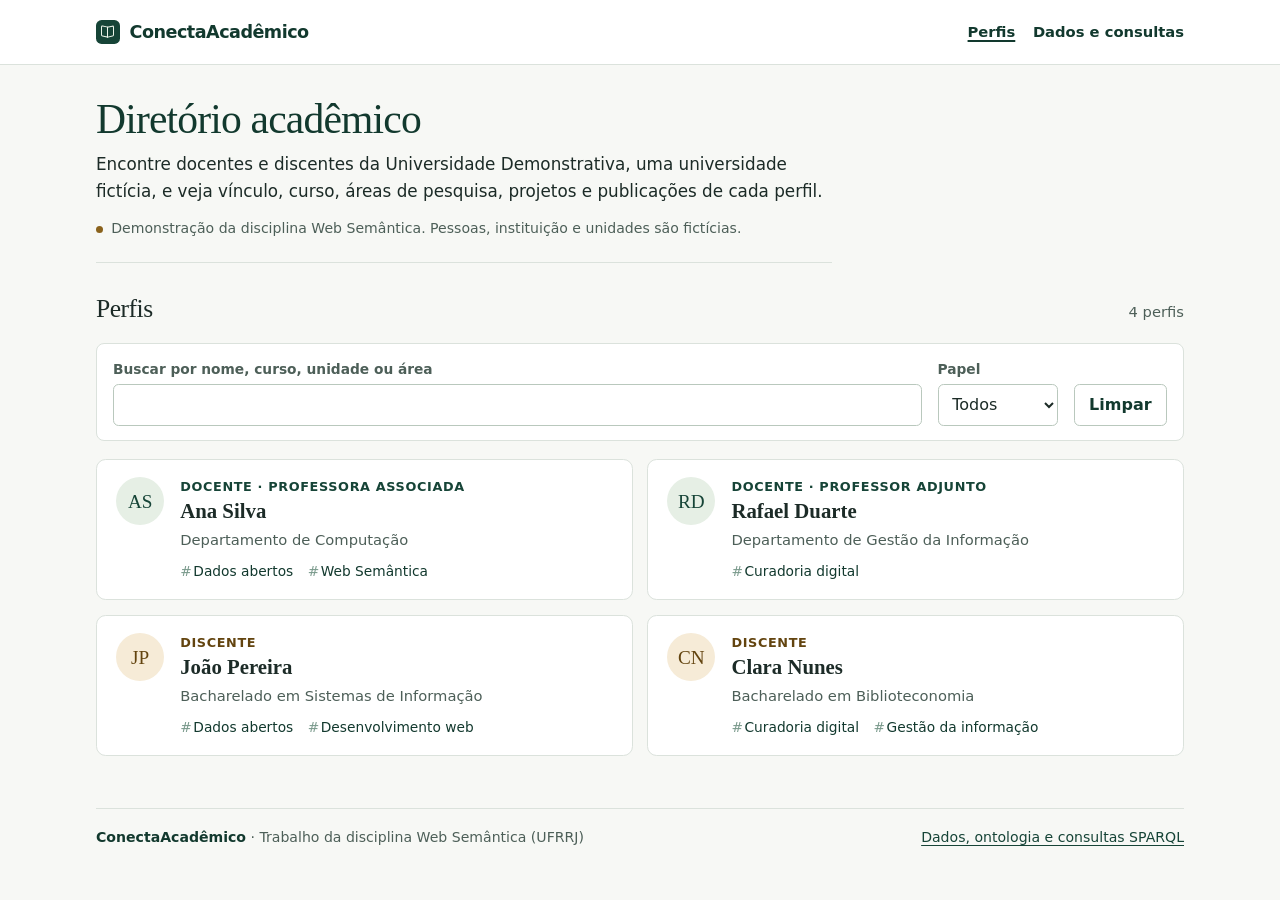
<file: docs/index.html>
<!doctype html>
<html lang="pt-BR">
<head>
  <meta charset="utf-8">
  <meta name="viewport" content="width=device-width, initial-scale=1">
  <meta name="description" content="Diretório demonstrativo de perfis acadêmicos fictícios de docentes e discentes.">
  <title>ConectaAcadêmico | Diretório de perfis</title>
  <link rel="stylesheet" href="assets/estilos.css">
</head>
<body>
  <a class="skip-link" href="#conteudo">Pular para o conteúdo</a>
  <header class="site-header">
    <div class="header-inner shell">
      <a class="site-title" href="index.html">
        <span class="brand-mark" aria-hidden="true"></span>ConectaAcadêmico
      </a>
      <nav aria-label="Navegação principal">
        <a class="nav-link" href="#perfis" aria-current="page">Perfis</a>
        <a class="nav-link" href="dados.html">Dados e consultas</a>
      </nav>
    </div>
  </header>
  <main class="shell directory-main" id="conteudo" tabindex="-1">
    <section class="page-intro" aria-labelledby="titulo">
      <h1 id="titulo">Diretório acadêmico</h1>
      <p>Encontre docentes e discentes da Universidade Demonstrativa, uma universidade fictícia, e veja vínculo, curso, áreas de pesquisa, projetos e publicações de cada perfil.</p>
      <p class="demo-note">Demonstração da disciplina Web Semântica. Pessoas, instituição e unidades são fictícias.</p>
    </section>
    <section class="directory" aria-labelledby="perfis">
      <div class="directory-head">
        <h2 id="perfis">Perfis</h2>
        <p class="directory-count" id="contagem" aria-live="polite">4 perfis</p>
      </div>
      <form class="directory-filter" role="search" aria-label="Filtrar perfis" data-filtro hidden>
        <div class="field field-search">
          <label for="busca">Buscar por nome, curso, unidade ou área</label>
          <input id="busca" name="busca" type="search" autocomplete="off">
        </div>
        <div class="field">
          <label for="papel">Papel</label>
          <select id="papel" name="papel">
            <option value="">Todos</option>
            <option value="docente">Docentes</option>
            <option value="discente">Discentes</option>
          </select>
        </div>
        <button class="button-secondary" type="reset">Limpar</button>
      </form>
      <ul class="profile-grid" role="list" data-perfis>
<li class="profile-card" data-papel="docente" data-busca="ana silva docente departamento de computação dados abertos web semântica"><span class="avatar" aria-hidden="true">AS</span><div class="profile-card-body"><p class="role-label">Docente · Professora associada</p><h3><a href="perfis/pessoa-ana.html">Ana Silva</a></h3><p class="profile-card-detail">Departamento de Computação</p><ul class="area-list"><li>Dados abertos</li><li>Web Semântica</li></ul></div></li>
<li class="profile-card" data-papel="docente" data-busca="rafael duarte docente departamento de gestão da informação curadoria digital"><span class="avatar" aria-hidden="true">RD</span><div class="profile-card-body"><p class="role-label">Docente · Professor adjunto</p><h3><a href="perfis/pessoa-rafael.html">Rafael Duarte</a></h3><p class="profile-card-detail">Departamento de Gestão da Informação</p><ul class="area-list"><li>Curadoria digital</li></ul></div></li>
<li class="profile-card" data-papel="discente" data-busca="joão pereira discente departamento de computação bacharelado em sistemas de informação dados abertos desenvolvimento web"><span class="avatar" aria-hidden="true">JP</span><div class="profile-card-body"><p class="role-label">Discente</p><h3><a href="perfis/pessoa-joao.html">João Pereira</a></h3><p class="profile-card-detail">Bacharelado em Sistemas de Informação</p><ul class="area-list"><li>Dados abertos</li><li>Desenvolvimento web</li></ul></div></li>
<li class="profile-card" data-papel="discente" data-busca="clara nunes discente departamento de gestão da informação bacharelado em biblioteconomia curadoria digital gestão da informação"><span class="avatar" aria-hidden="true">CN</span><div class="profile-card-body"><p class="role-label">Discente</p><h3><a href="perfis/pessoa-clara.html">Clara Nunes</a></h3><p class="profile-card-detail">Bacharelado em Biblioteconomia</p><ul class="area-list"><li>Curadoria digital</li><li>Gestão da informação</li></ul></div></li>
      </ul>
      <div class="empty-state" id="sem-resultados" hidden>
        <p>Nenhum perfil corresponde à busca.</p>
        <button class="button-secondary" type="button" data-limpar>Limpar filtros</button>
      </div>
    </section>
  </main>
  <footer class="site-footer shell">
    <span><strong>ConectaAcadêmico</strong> · Trabalho da disciplina Web Semântica (UFRRJ)</span>
    <a href="dados.html">Dados, ontologia e consultas SPARQL</a>
  </footer>
  <script src="assets/diretorio.js" defer></script>
</body>
</html>
</file>
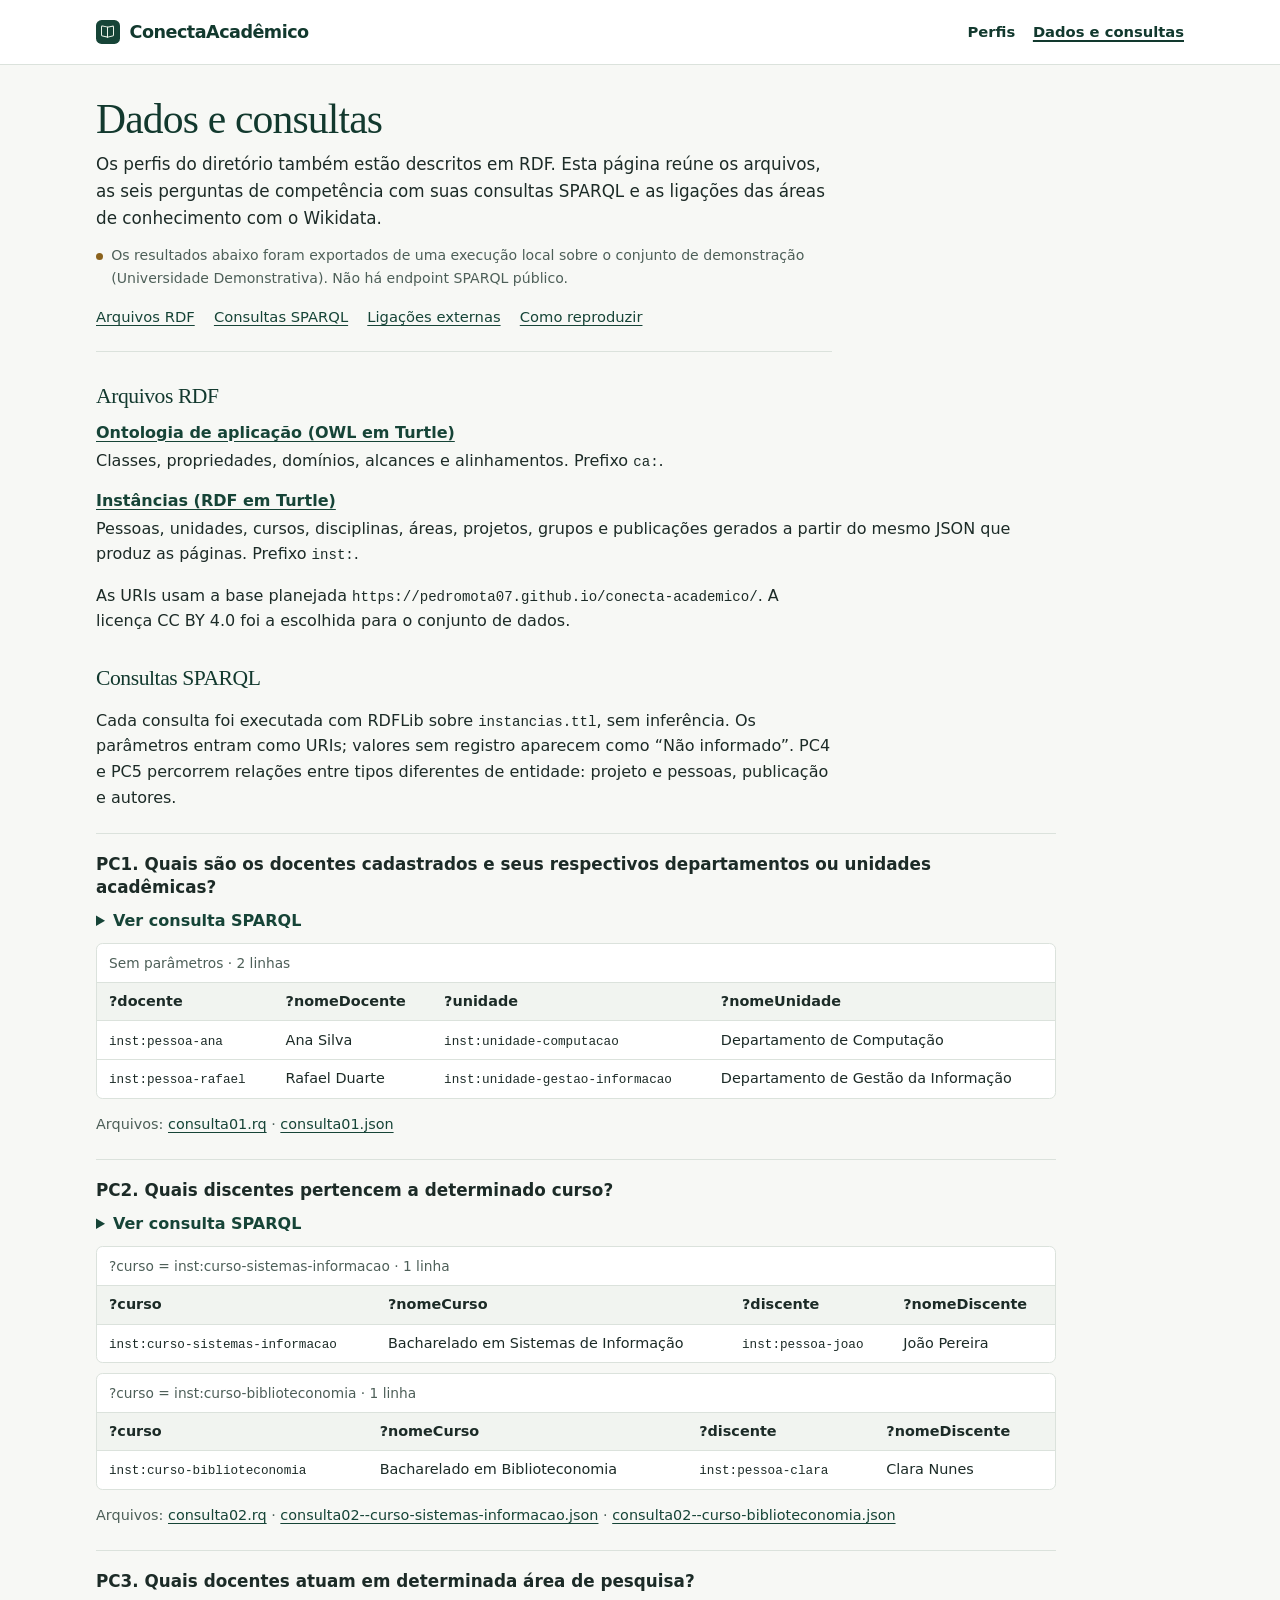
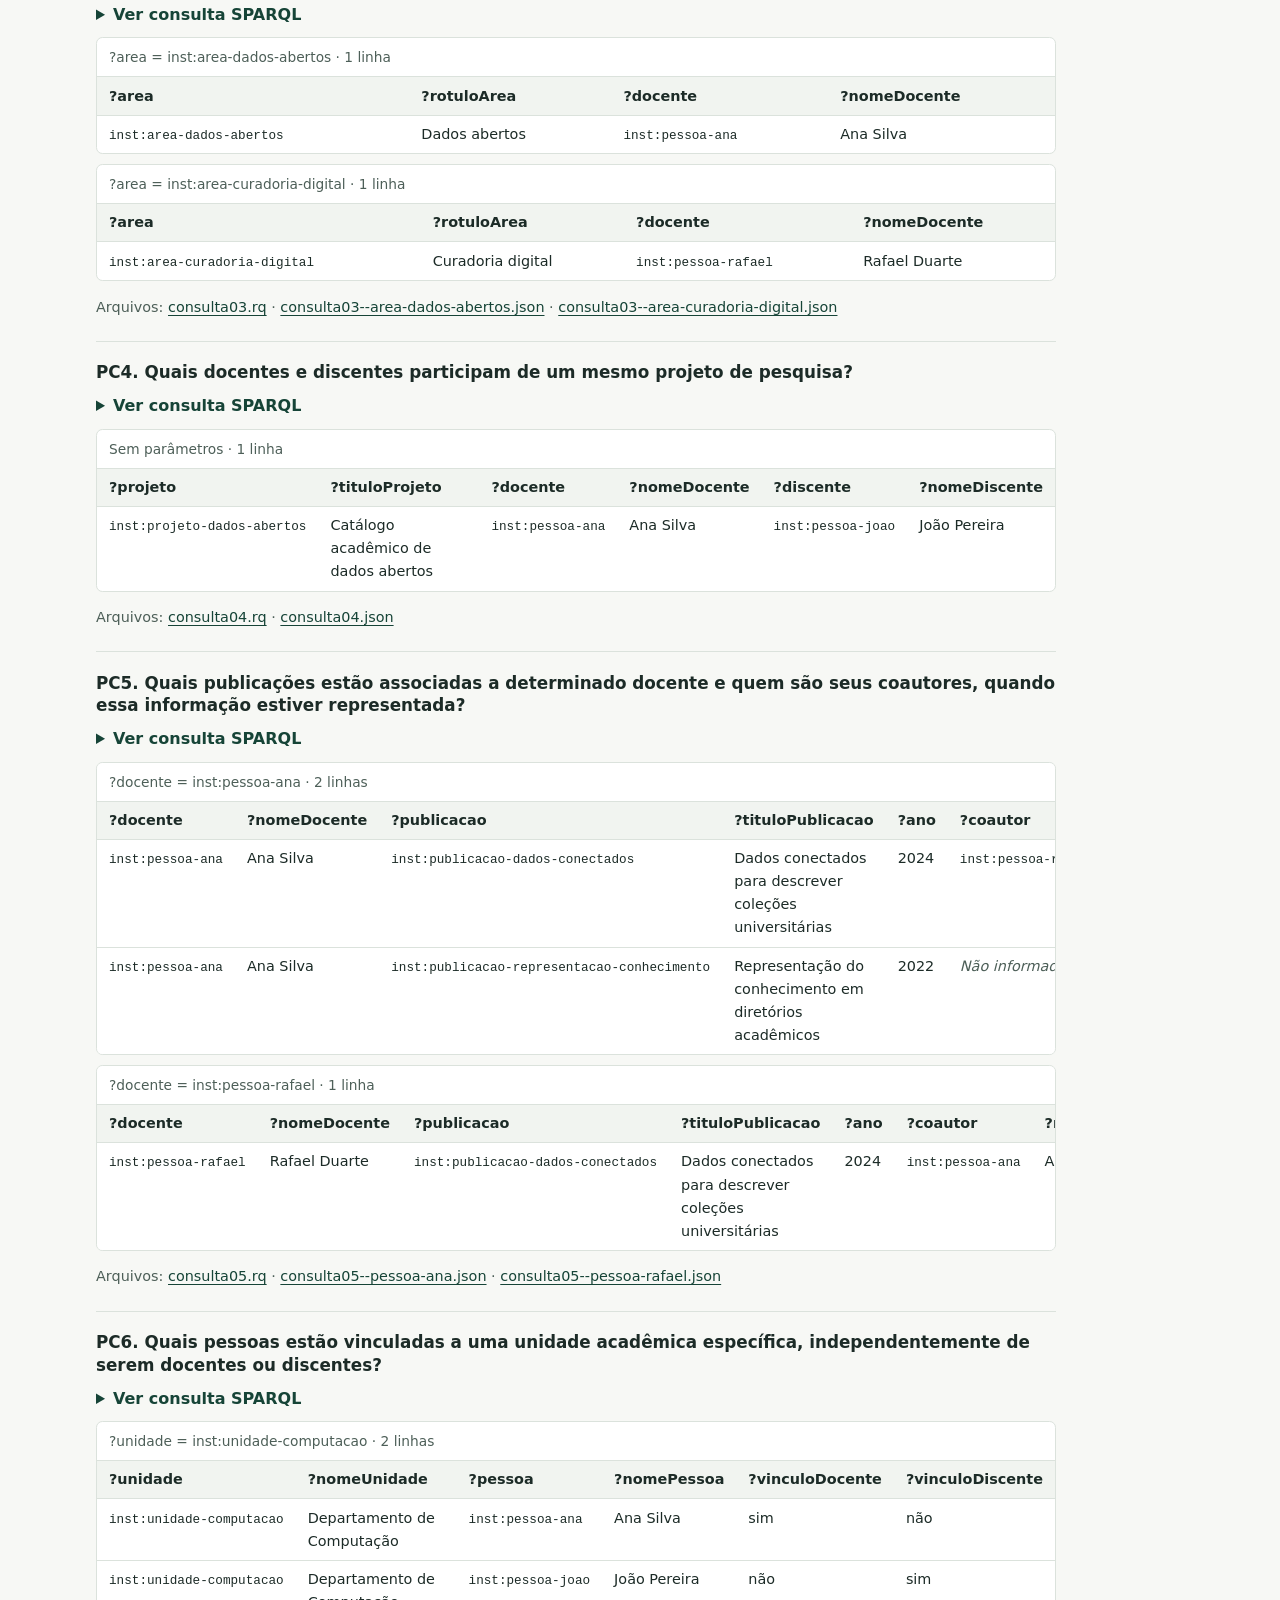
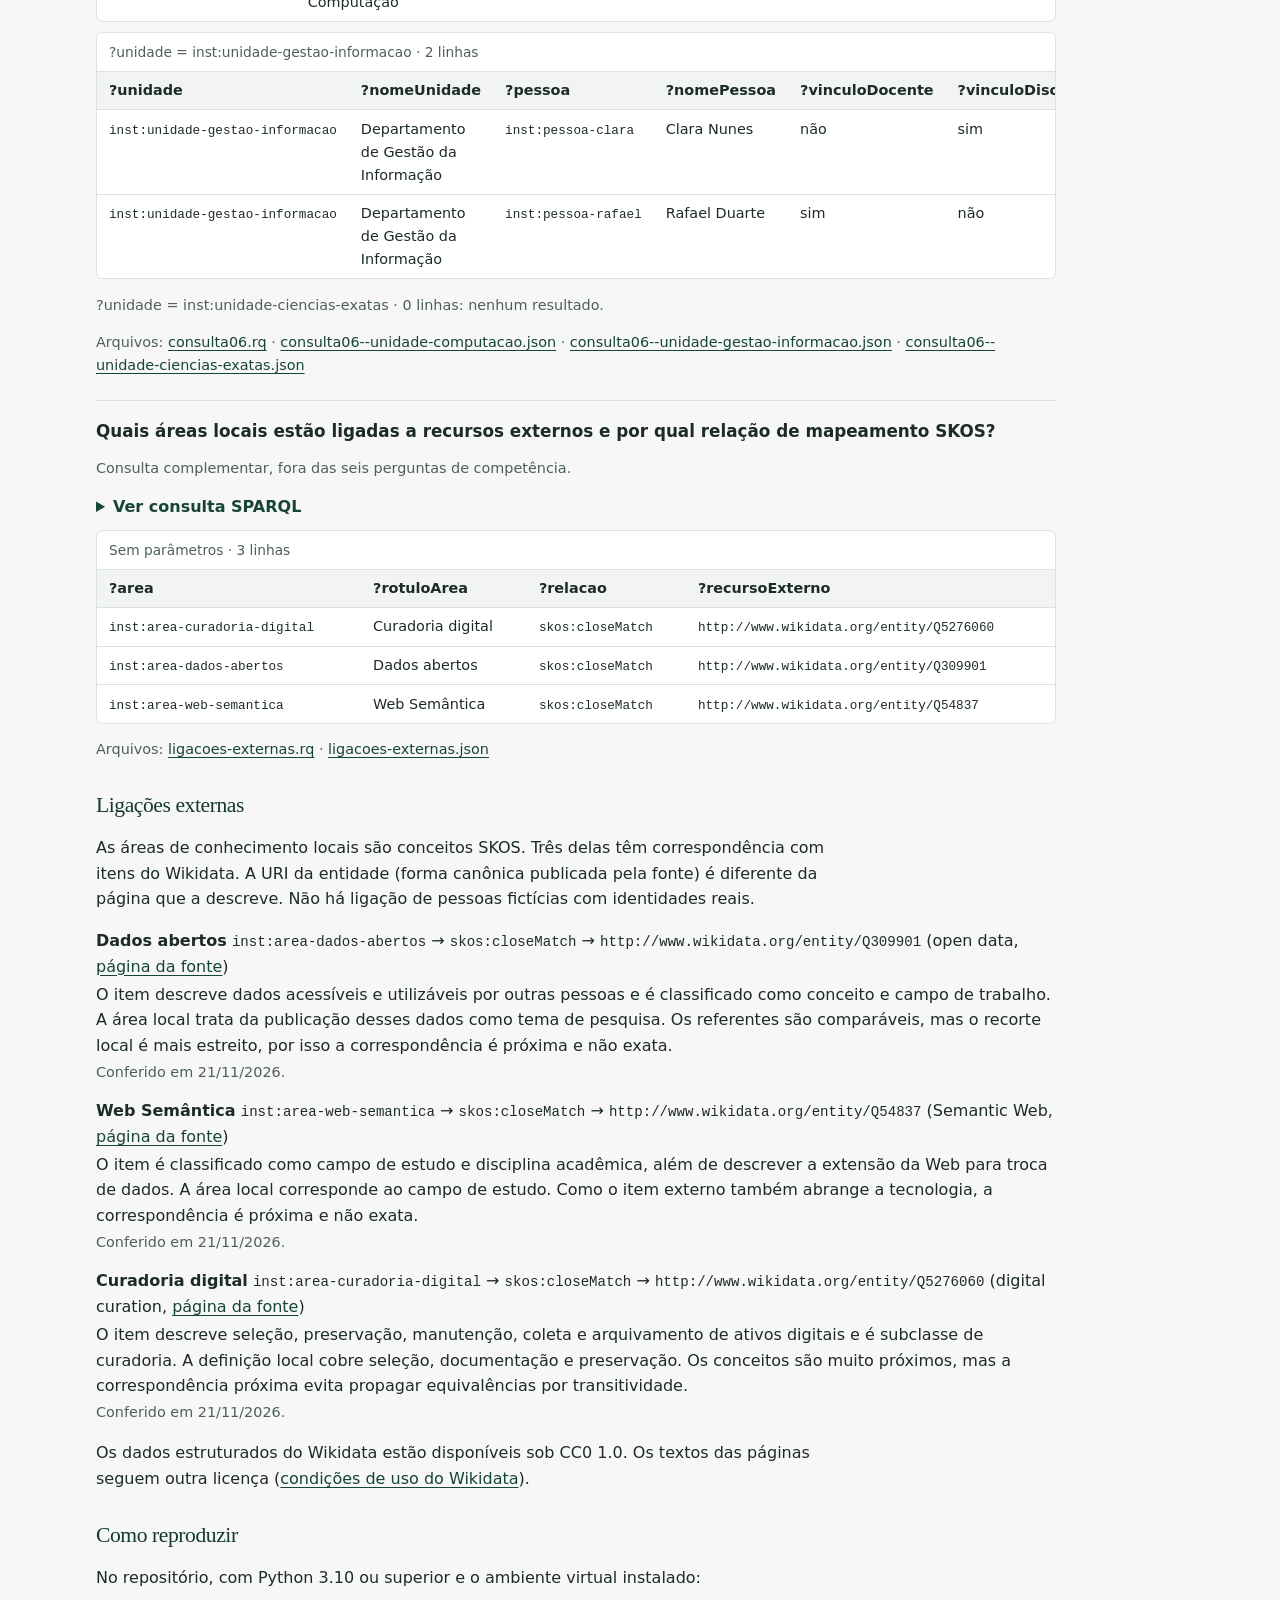
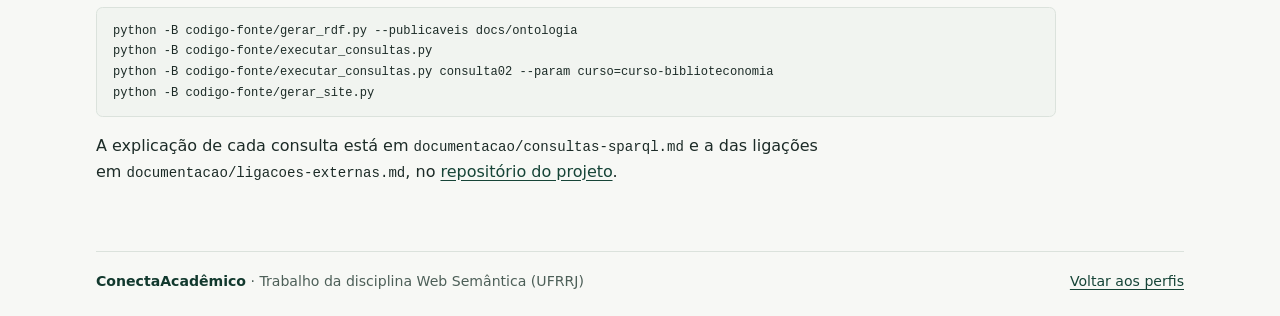
<file: docs/dados.html>
<!doctype html>
<html lang="pt-BR">
<head>
  <meta charset="utf-8">
  <meta name="viewport" content="width=device-width, initial-scale=1">
  <meta name="description" content="Ontologia, dados RDF, consultas SPARQL e ligações externas do ConectaAcadêmico.">
  <title>Dados e consultas | ConectaAcadêmico</title>
  <link rel="stylesheet" href="assets/estilos.css">
</head>
<body>
  <a class="skip-link" href="#conteudo">Pular para o conteúdo</a>
  <header class="site-header">
    <div class="header-inner shell">
      <a class="site-title" href="index.html">
        <span class="brand-mark" aria-hidden="true"></span>ConectaAcadêmico
      </a>
      <nav aria-label="Navegação principal">
        <a class="nav-link" href="index.html#perfis">Perfis</a>
        <a class="nav-link" href="dados.html" aria-current="page">Dados e consultas</a>
      </nav>
    </div>
  </header>
  <main class="shell data-main" id="conteudo" tabindex="-1">
    <section class="page-intro" aria-labelledby="titulo">
      <h1 id="titulo">Dados e consultas</h1>
      <p>Os perfis do diretório também estão descritos em RDF. Esta página reúne os arquivos, as seis perguntas de competência com suas consultas SPARQL e as ligações das áreas de conhecimento com o Wikidata.</p>
      <p class="demo-note">Os resultados abaixo foram exportados de uma execução local sobre o conjunto de demonstração (Universidade Demonstrativa). Não há endpoint SPARQL público.</p>
      <nav class="page-toc" aria-label="Nesta página">
        <a href="#arquivos">Arquivos RDF</a>
        <a href="#consultas">Consultas SPARQL</a>
        <a href="#ligacoes">Ligações externas</a>
        <a href="#reproducao">Como reproduzir</a>
      </nav>
    </section>

    <section class="data-section" aria-labelledby="arquivos">
      <h2 id="arquivos">Arquivos RDF</h2>
      <ul class="detailed-list">
        <li><strong><a href="ontologia/conecta-academico.ttl">Ontologia de aplicação (OWL em Turtle)</a></strong><p>Classes, propriedades, domínios, alcances e alinhamentos. Prefixo <code>ca:</code>.</p></li>
        <li><strong><a href="ontologia/instancias.ttl">Instâncias (RDF em Turtle)</a></strong><p>Pessoas, unidades, cursos, disciplinas, áreas, projetos, grupos e publicações gerados a partir do mesmo JSON que produz as páginas. Prefixo <code>inst:</code>.</p></li>
      </ul>
      <p>As URIs usam a base planejada <code>https://pedromota07.github.io/conecta-academico/</code>. A licença CC BY 4.0 foi a escolhida para o conjunto de dados.</p>
    </section>

    <section class="data-section" aria-labelledby="consultas">
      <h2 id="consultas">Consultas SPARQL</h2>
      <p>Cada consulta foi executada com RDFLib sobre <code>instancias.ttl</code>, sem inferência. Os parâmetros entram como URIs; valores sem registro aparecem como “Não informado”. PC4 e PC5 percorrem relações entre tipos diferentes de entidade: projeto e pessoas, publicação e autores.</p>
<section class="query" id="consulta01"><h3>PC1. Quais são os docentes cadastrados e seus respectivos departamentos ou unidades acadêmicas?</h3><details><summary>Ver consulta SPARQL</summary><pre><code># PC1 — Quais são os docentes cadastrados e seus respectivos departamentos
# ou unidades acadêmicas?
#
# Parâmetros: nenhum. A consulta lista todos os docentes do grafo.
# Percurso: ?docente (ca:Docente) --ca:temVinculoDocente--&gt; ?unidade.
# Pessoas apenas discentes ficam fora porque o padrão exige o tipo ca:Docente
# e o vínculo docente; o vínculo discente (ca:temVinculoDiscente) não é usado.

PREFIX ca:     &lt;https://pedromota07.github.io/conecta-academico/ontologia/conecta-academico.ttl#&gt;
PREFIX schema: &lt;https://schema.org/&gt;

SELECT ?docente ?nomeDocente ?unidade ?nomeUnidade
WHERE {
  ?docente a ca:Docente ;
           schema:name ?nomeDocente ;
           ca:temVinculoDocente ?unidade .
  ?unidade schema:name ?nomeUnidade .
}
ORDER BY ?nomeDocente ?docente ?nomeUnidade ?unidade
</code></pre></details><div class="table-wrap" role="region" aria-label="Sem parâmetros · 2 linhas" tabindex="0"><table><caption>Sem parâmetros · 2 linhas</caption><thead><tr><th scope="col">?docente</th><th scope="col">?nomeDocente</th><th scope="col">?unidade</th><th scope="col">?nomeUnidade</th></tr></thead><tbody><tr><td><code>inst:pessoa-ana</code></td><td>Ana Silva</td><td><code>inst:unidade-computacao</code></td><td>Departamento de Computação</td></tr><tr><td><code>inst:pessoa-rafael</code></td><td>Rafael Duarte</td><td><code>inst:unidade-gestao-informacao</code></td><td>Departamento de Gestão da Informação</td></tr></tbody></table></div><p class="query-files">Arquivos: <a href="consultas/consulta01.rq">consulta01.rq</a> · <a href="consultas/resultados/consulta01.json">consulta01.json</a></p></section>
<section class="query" id="consulta02"><h3>PC2. Quais discentes pertencem a determinado curso?</h3><details><summary>Ver consulta SPARQL</summary><pre><code># PC2 — Quais discentes pertencem a determinado curso?
#
# Parâmetro obrigatório: ?curso — URI de um ca:CursoGraduacao.
#   O executor (codigo-fonte/executar_consultas.py) fornece o valor como
#   URIRef em initBindings. Em outra ferramenta SPARQL 1.1, acrescente no
#   início do WHERE, por exemplo:
#     VALUES ?curso { &lt;https://pedromota07.github.io/conecta-academico/ontologia/instancias.ttl#curso-sistemas-informacao&gt; }
# Percurso: ?discente (ca:Discente) --ca:matriculadoEm--&gt; ?curso.
# A seleção usa a identidade (URI) do curso, nunca o nome de exibição.

PREFIX ca:     &lt;https://pedromota07.github.io/conecta-academico/ontologia/conecta-academico.ttl#&gt;
PREFIX schema: &lt;https://schema.org/&gt;

SELECT ?curso ?nomeCurso ?discente ?nomeDiscente
WHERE {
  ?curso a ca:CursoGraduacao ;
         schema:name ?nomeCurso .
  ?discente a ca:Discente ;
            ca:matriculadoEm ?curso ;
            schema:name ?nomeDiscente .
}
ORDER BY ?nomeDiscente ?discente
</code></pre></details><div class="table-wrap" role="region" aria-label="?curso = inst:curso-sistemas-informacao · 1 linha" tabindex="0"><table><caption>?curso = inst:curso-sistemas-informacao · 1 linha</caption><thead><tr><th scope="col">?curso</th><th scope="col">?nomeCurso</th><th scope="col">?discente</th><th scope="col">?nomeDiscente</th></tr></thead><tbody><tr><td><code>inst:curso-sistemas-informacao</code></td><td>Bacharelado em Sistemas de Informação</td><td><code>inst:pessoa-joao</code></td><td>João Pereira</td></tr></tbody></table></div><div class="table-wrap" role="region" aria-label="?curso = inst:curso-biblioteconomia · 1 linha" tabindex="0"><table><caption>?curso = inst:curso-biblioteconomia · 1 linha</caption><thead><tr><th scope="col">?curso</th><th scope="col">?nomeCurso</th><th scope="col">?discente</th><th scope="col">?nomeDiscente</th></tr></thead><tbody><tr><td><code>inst:curso-biblioteconomia</code></td><td>Bacharelado em Biblioteconomia</td><td><code>inst:pessoa-clara</code></td><td>Clara Nunes</td></tr></tbody></table></div><p class="query-files">Arquivos: <a href="consultas/consulta02.rq">consulta02.rq</a> · <a href="consultas/resultados/consulta02--curso-sistemas-informacao.json">consulta02--curso-sistemas-informacao.json</a> · <a href="consultas/resultados/consulta02--curso-biblioteconomia.json">consulta02--curso-biblioteconomia.json</a></p></section>
<section class="query" id="consulta03"><h3>PC3. Quais docentes atuam em determinada área de pesquisa?</h3><details><summary>Ver consulta SPARQL</summary><pre><code># PC3 — Quais docentes atuam em determinada área de pesquisa?
#
# Parâmetro obrigatório: ?area — URI de uma ca:AreaConhecimento (skos:Concept).
#   Em outra ferramenta SPARQL 1.1, acrescente no início do WHERE, por exemplo:
#     VALUES ?area { &lt;https://pedromota07.github.io/conecta-academico/ontologia/instancias.ttl#area-dados-abertos&gt; }
# Percurso: ?docente (ca:Docente) --ca:atuaEmArea--&gt; ?area.
# ca:temInteresseEmArea (interesse discente) não é atuação docente e não é
# consultado. Só a área registrada conta: não há expansão por skos:broader.

PREFIX ca:     &lt;https://pedromota07.github.io/conecta-academico/ontologia/conecta-academico.ttl#&gt;
PREFIX schema: &lt;https://schema.org/&gt;
PREFIX skos:   &lt;http://www.w3.org/2004/02/skos/core#&gt;

SELECT ?area ?rotuloArea ?docente ?nomeDocente
WHERE {
  ?area a ca:AreaConhecimento ;
        skos:prefLabel ?rotuloArea .
  ?docente a ca:Docente ;
           ca:atuaEmArea ?area ;
           schema:name ?nomeDocente .
}
ORDER BY ?nomeDocente ?docente
</code></pre></details><div class="table-wrap" role="region" aria-label="?area = inst:area-dados-abertos · 1 linha" tabindex="0"><table><caption>?area = inst:area-dados-abertos · 1 linha</caption><thead><tr><th scope="col">?area</th><th scope="col">?rotuloArea</th><th scope="col">?docente</th><th scope="col">?nomeDocente</th></tr></thead><tbody><tr><td><code>inst:area-dados-abertos</code></td><td>Dados abertos</td><td><code>inst:pessoa-ana</code></td><td>Ana Silva</td></tr></tbody></table></div><div class="table-wrap" role="region" aria-label="?area = inst:area-curadoria-digital · 1 linha" tabindex="0"><table><caption>?area = inst:area-curadoria-digital · 1 linha</caption><thead><tr><th scope="col">?area</th><th scope="col">?rotuloArea</th><th scope="col">?docente</th><th scope="col">?nomeDocente</th></tr></thead><tbody><tr><td><code>inst:area-curadoria-digital</code></td><td>Curadoria digital</td><td><code>inst:pessoa-rafael</code></td><td>Rafael Duarte</td></tr></tbody></table></div><p class="query-files">Arquivos: <a href="consultas/consulta03.rq">consulta03.rq</a> · <a href="consultas/resultados/consulta03--area-dados-abertos.json">consulta03--area-dados-abertos.json</a> · <a href="consultas/resultados/consulta03--area-curadoria-digital.json">consulta03--area-curadoria-digital.json</a></p></section>
<section class="query" id="consulta04"><h3>PC4. Quais docentes e discentes participam de um mesmo projeto de pesquisa?</h3><details><summary>Ver consulta SPARQL</summary><pre><code># PC4 — Quais docentes e discentes participam de um mesmo projeto de pesquisa?
#
# Parâmetros: nenhum. A consulta lista todos os pares docente/discente por projeto.
# Percurso (relação entre tipos de entidade):
#   ?projeto (ca:ProjetoPesquisa) --ca:temParticipante--&gt; ?docente  (ca:Docente)
#   ?projeto (ca:ProjetoPesquisa) --ca:temParticipante--&gt; ?discente (ca:Discente)
# As duas participações se cruzam pela mesma URI de projeto, portanto projetos
# com títulos iguais continuam distintos. O FILTER exige duas pessoas
# diferentes: quem acumula os dois papéis não forma um par sozinho.
# A associação de um grupo ao projeto (ca:associadoAoProjeto) não é usada,
# pois não comprova participação individual.

PREFIX ca:      &lt;https://pedromota07.github.io/conecta-academico/ontologia/conecta-academico.ttl#&gt;
PREFIX schema:  &lt;https://schema.org/&gt;
PREFIX dcterms: &lt;http://purl.org/dc/terms/&gt;

SELECT ?projeto ?tituloProjeto ?docente ?nomeDocente ?discente ?nomeDiscente
WHERE {
  ?projeto a ca:ProjetoPesquisa ;
           dcterms:title ?tituloProjeto ;
           ca:temParticipante ?docente , ?discente .
  ?docente a ca:Docente ;
           schema:name ?nomeDocente .
  ?discente a ca:Discente ;
            schema:name ?nomeDiscente .
  FILTER (?docente != ?discente)
}
ORDER BY ?tituloProjeto ?projeto ?nomeDocente ?docente ?nomeDiscente ?discente
</code></pre></details><div class="table-wrap" role="region" aria-label="Sem parâmetros · 1 linha" tabindex="0"><table><caption>Sem parâmetros · 1 linha</caption><thead><tr><th scope="col">?projeto</th><th scope="col">?tituloProjeto</th><th scope="col">?docente</th><th scope="col">?nomeDocente</th><th scope="col">?discente</th><th scope="col">?nomeDiscente</th></tr></thead><tbody><tr><td><code>inst:projeto-dados-abertos</code></td><td>Catálogo acadêmico de dados abertos</td><td><code>inst:pessoa-ana</code></td><td>Ana Silva</td><td><code>inst:pessoa-joao</code></td><td>João Pereira</td></tr></tbody></table></div><p class="query-files">Arquivos: <a href="consultas/consulta04.rq">consulta04.rq</a> · <a href="consultas/resultados/consulta04.json">consulta04.json</a></p></section>
<section class="query" id="consulta05"><h3>PC5. Quais publicações estão associadas a determinado docente e quem são seus coautores, quando essa informação estiver representada?</h3><details><summary>Ver consulta SPARQL</summary><pre><code># PC5 — Quais publicações estão associadas a determinado docente e quem são
# seus coautores, quando essa informação estiver representada?
#
# Parâmetro obrigatório: ?docente — URI de uma pessoa com tipo ca:Docente.
#   Em outra ferramenta SPARQL 1.1, acrescente no início do WHERE, por exemplo:
#     VALUES ?docente { &lt;https://pedromota07.github.io/conecta-academico/ontologia/instancias.ttl#pessoa-ana&gt; }
# Percurso (relação entre tipos de entidade):
#   ?publicacao (ca:Publicacao) --ca:temAutor--&gt; ?docente
#   ?publicacao (ca:Publicacao) --ca:temAutor--&gt; ?coautor (outra ca:Pessoa)
# Usa apenas ca:temAutor. schema:author também está no grafo, com os mesmos
# pares, mas combinar os dois predicados duplicaria linhas.
# O FILTER fica dentro do OPTIONAL: exclui o próprio docente da lista de
# coautores sem descartar a publicação que não tem outro autor registrado.
# Nesse caso ?coautor fica sem valor (não associado). Ausência de registro
# não comprova autoria exclusiva. O coautor não precisa ter perfil (papel).

PREFIX ca:      &lt;https://pedromota07.github.io/conecta-academico/ontologia/conecta-academico.ttl#&gt;
PREFIX schema:  &lt;https://schema.org/&gt;
PREFIX dcterms: &lt;http://purl.org/dc/terms/&gt;

SELECT ?docente ?nomeDocente ?publicacao ?tituloPublicacao ?ano ?coautor ?nomeCoautor
WHERE {
  ?docente a ca:Docente ;
           schema:name ?nomeDocente .
  ?publicacao a ca:Publicacao ;
              ca:temAutor ?docente ;
              dcterms:title ?tituloPublicacao .
  OPTIONAL { ?publicacao ca:anoPublicacao ?ano }
  OPTIONAL {
    ?publicacao ca:temAutor ?coautor .
    FILTER (?coautor != ?docente)
    OPTIONAL { ?coautor schema:name ?nomeCoautor }
  }
}
ORDER BY ?tituloPublicacao ?publicacao ?nomeCoautor ?coautor
</code></pre></details><div class="table-wrap" role="region" aria-label="?docente = inst:pessoa-ana · 2 linhas" tabindex="0"><table><caption>?docente = inst:pessoa-ana · 2 linhas</caption><thead><tr><th scope="col">?docente</th><th scope="col">?nomeDocente</th><th scope="col">?publicacao</th><th scope="col">?tituloPublicacao</th><th scope="col">?ano</th><th scope="col">?coautor</th><th scope="col">?nomeCoautor</th></tr></thead><tbody><tr><td><code>inst:pessoa-ana</code></td><td>Ana Silva</td><td><code>inst:publicacao-dados-conectados</code></td><td>Dados conectados para descrever coleções universitárias</td><td>2024</td><td><code>inst:pessoa-rafael</code></td><td>Rafael Duarte</td></tr><tr><td><code>inst:pessoa-ana</code></td><td>Ana Silva</td><td><code>inst:publicacao-representacao-conhecimento</code></td><td>Representação do conhecimento em diretórios acadêmicos</td><td>2022</td><td class="unbound">Não informado</td><td class="unbound">Não informado</td></tr></tbody></table></div><div class="table-wrap" role="region" aria-label="?docente = inst:pessoa-rafael · 1 linha" tabindex="0"><table><caption>?docente = inst:pessoa-rafael · 1 linha</caption><thead><tr><th scope="col">?docente</th><th scope="col">?nomeDocente</th><th scope="col">?publicacao</th><th scope="col">?tituloPublicacao</th><th scope="col">?ano</th><th scope="col">?coautor</th><th scope="col">?nomeCoautor</th></tr></thead><tbody><tr><td><code>inst:pessoa-rafael</code></td><td>Rafael Duarte</td><td><code>inst:publicacao-dados-conectados</code></td><td>Dados conectados para descrever coleções universitárias</td><td>2024</td><td><code>inst:pessoa-ana</code></td><td>Ana Silva</td></tr></tbody></table></div><p class="query-files">Arquivos: <a href="consultas/consulta05.rq">consulta05.rq</a> · <a href="consultas/resultados/consulta05--pessoa-ana.json">consulta05--pessoa-ana.json</a> · <a href="consultas/resultados/consulta05--pessoa-rafael.json">consulta05--pessoa-rafael.json</a></p></section>
<section class="query" id="consulta06"><h3>PC6. Quais pessoas estão vinculadas a uma unidade acadêmica específica, independentemente de serem docentes ou discentes?</h3><details><summary>Ver consulta SPARQL</summary><pre><code># PC6 — Quais pessoas estão vinculadas a uma unidade acadêmica específica,
# independentemente de serem docentes ou discentes?
#
# Parâmetro obrigatório: ?unidade — URI de uma ca:UnidadeAcademica.
#   Em outra ferramenta SPARQL 1.1, acrescente no início do WHERE, por exemplo:
#     VALUES ?unidade { &lt;https://pedromota07.github.io/conecta-academico/ontologia/instancias.ttl#unidade-computacao&gt; }
# Percurso: ?pessoa --(ca:temVinculoDocente | ca:temVinculoDiscente)--&gt; ?unidade.
# O caminho alternativo reúne os dois vínculos diretos; DISTINCT deixa uma
# linha por pessoa, e os dois EXISTS indicam quais papéis ela tem nessa
# unidade (xsd:boolean). ca:temUnidadeResponsavel (curso) e
# ca:temUnidadeSuperior (hierarquia) não são vínculos de pessoas e não são
# seguidos: consultar um instituto não traz pessoas de seus departamentos.

PREFIX ca:     &lt;https://pedromota07.github.io/conecta-academico/ontologia/conecta-academico.ttl#&gt;
PREFIX schema: &lt;https://schema.org/&gt;

SELECT DISTINCT ?unidade ?nomeUnidade ?pessoa ?nomePessoa ?vinculoDocente ?vinculoDiscente
WHERE {
  ?unidade a ca:UnidadeAcademica ;
           schema:name ?nomeUnidade .
  ?pessoa ca:temVinculoDocente|ca:temVinculoDiscente ?unidade ;
          schema:name ?nomePessoa .
  BIND (EXISTS { ?pessoa ca:temVinculoDocente ?unidade } AS ?vinculoDocente)
  BIND (EXISTS { ?pessoa ca:temVinculoDiscente ?unidade } AS ?vinculoDiscente)
}
ORDER BY ?nomePessoa ?pessoa
</code></pre></details><div class="table-wrap" role="region" aria-label="?unidade = inst:unidade-computacao · 2 linhas" tabindex="0"><table><caption>?unidade = inst:unidade-computacao · 2 linhas</caption><thead><tr><th scope="col">?unidade</th><th scope="col">?nomeUnidade</th><th scope="col">?pessoa</th><th scope="col">?nomePessoa</th><th scope="col">?vinculoDocente</th><th scope="col">?vinculoDiscente</th></tr></thead><tbody><tr><td><code>inst:unidade-computacao</code></td><td>Departamento de Computação</td><td><code>inst:pessoa-ana</code></td><td>Ana Silva</td><td>sim</td><td>não</td></tr><tr><td><code>inst:unidade-computacao</code></td><td>Departamento de Computação</td><td><code>inst:pessoa-joao</code></td><td>João Pereira</td><td>não</td><td>sim</td></tr></tbody></table></div><div class="table-wrap" role="region" aria-label="?unidade = inst:unidade-gestao-informacao · 2 linhas" tabindex="0"><table><caption>?unidade = inst:unidade-gestao-informacao · 2 linhas</caption><thead><tr><th scope="col">?unidade</th><th scope="col">?nomeUnidade</th><th scope="col">?pessoa</th><th scope="col">?nomePessoa</th><th scope="col">?vinculoDocente</th><th scope="col">?vinculoDiscente</th></tr></thead><tbody><tr><td><code>inst:unidade-gestao-informacao</code></td><td>Departamento de Gestão da Informação</td><td><code>inst:pessoa-clara</code></td><td>Clara Nunes</td><td>não</td><td>sim</td></tr><tr><td><code>inst:unidade-gestao-informacao</code></td><td>Departamento de Gestão da Informação</td><td><code>inst:pessoa-rafael</code></td><td>Rafael Duarte</td><td>sim</td><td>não</td></tr></tbody></table></div><p class="query-empty">?unidade = inst:unidade-ciencias-exatas · 0 linhas: nenhum resultado.</p><p class="query-files">Arquivos: <a href="consultas/consulta06.rq">consulta06.rq</a> · <a href="consultas/resultados/consulta06--unidade-computacao.json">consulta06--unidade-computacao.json</a> · <a href="consultas/resultados/consulta06--unidade-gestao-informacao.json">consulta06--unidade-gestao-informacao.json</a> · <a href="consultas/resultados/consulta06--unidade-ciencias-exatas.json">consulta06--unidade-ciencias-exatas.json</a></p></section>
<section class="query" id="ligacoes-externas"><h3>Quais áreas locais estão ligadas a recursos externos e por qual relação de mapeamento SKOS?</h3><p class="query-note">Consulta complementar, fora das seis perguntas de competência.</p><details><summary>Ver consulta SPARQL</summary><pre><code># Consulta complementar (não é uma das seis perguntas de competência).
# Lista as ligações das áreas locais com recursos externos (LOD).
#
# Parâmetros: nenhum.
# Percurso: ?area (ca:AreaConhecimento) --?relacao--&gt; ?recursoExterno, onde
# ?relacao é uma das relações de mapeamento SKOS. O FILTER descarta alvos
# dentro do namespace do próprio projeto.

PREFIX ca:   &lt;https://pedromota07.github.io/conecta-academico/ontologia/conecta-academico.ttl#&gt;
PREFIX skos: &lt;http://www.w3.org/2004/02/skos/core#&gt;

SELECT ?area ?rotuloArea ?relacao ?recursoExterno
WHERE {
  VALUES ?relacao { skos:exactMatch skos:closeMatch skos:broadMatch skos:narrowMatch skos:relatedMatch }
  ?area a ca:AreaConhecimento ;
        skos:prefLabel ?rotuloArea ;
        ?relacao ?recursoExterno .
  FILTER (isIRI(?recursoExterno)
          &amp;&amp; !STRSTARTS(STR(?recursoExterno), &quot;https://pedromota07.github.io/conecta-academico/&quot;))
}
ORDER BY ?rotuloArea ?area ?relacao ?recursoExterno
</code></pre></details><div class="table-wrap" role="region" aria-label="Sem parâmetros · 3 linhas" tabindex="0"><table><caption>Sem parâmetros · 3 linhas</caption><thead><tr><th scope="col">?area</th><th scope="col">?rotuloArea</th><th scope="col">?relacao</th><th scope="col">?recursoExterno</th></tr></thead><tbody><tr><td><code>inst:area-curadoria-digital</code></td><td>Curadoria digital</td><td><code>skos:closeMatch</code></td><td><code>http://www.wikidata.org/entity/Q5276060</code></td></tr><tr><td><code>inst:area-dados-abertos</code></td><td>Dados abertos</td><td><code>skos:closeMatch</code></td><td><code>http://www.wikidata.org/entity/Q309901</code></td></tr><tr><td><code>inst:area-web-semantica</code></td><td>Web Semântica</td><td><code>skos:closeMatch</code></td><td><code>http://www.wikidata.org/entity/Q54837</code></td></tr></tbody></table></div><p class="query-files">Arquivos: <a href="consultas/ligacoes-externas.rq">ligacoes-externas.rq</a> · <a href="consultas/resultados/ligacoes-externas.json">ligacoes-externas.json</a></p></section>
    </section>

    <section class="data-section" aria-labelledby="ligacoes">
      <h2 id="ligacoes">Ligações externas</h2>
      <p>As áreas de conhecimento locais são conceitos SKOS. Três delas têm correspondência com itens do Wikidata. A URI da entidade (forma canônica publicada pela fonte) é diferente da página que a descreve. Não há ligação de pessoas fictícias com identidades reais.</p>
<ul class="detailed-list link-list"><li><strong>Dados abertos</strong> <code>inst:area-dados-abertos</code> → <code>skos:closeMatch</code> → <code>http://www.wikidata.org/entity/Q309901</code> (open data, <a href="https://www.wikidata.org/wiki/Q309901">página da fonte</a>)<p>O item descreve dados acessíveis e utilizáveis por outras pessoas e é classificado como conceito e campo de trabalho. A área local trata da publicação desses dados como tema de pesquisa. Os referentes são comparáveis, mas o recorte local é mais estreito, por isso a correspondência é próxima e não exata.</p><p class="query-files">Conferido em 21/11/2026.</p></li><li><strong>Web Semântica</strong> <code>inst:area-web-semantica</code> → <code>skos:closeMatch</code> → <code>http://www.wikidata.org/entity/Q54837</code> (Semantic Web, <a href="https://www.wikidata.org/wiki/Q54837">página da fonte</a>)<p>O item é classificado como campo de estudo e disciplina acadêmica, além de descrever a extensão da Web para troca de dados. A área local corresponde ao campo de estudo. Como o item externo também abrange a tecnologia, a correspondência é próxima e não exata.</p><p class="query-files">Conferido em 21/11/2026.</p></li><li><strong>Curadoria digital</strong> <code>inst:area-curadoria-digital</code> → <code>skos:closeMatch</code> → <code>http://www.wikidata.org/entity/Q5276060</code> (digital curation, <a href="https://www.wikidata.org/wiki/Q5276060">página da fonte</a>)<p>O item descreve seleção, preservação, manutenção, coleta e arquivamento de ativos digitais e é subclasse de curadoria. A definição local cobre seleção, documentação e preservação. Os conceitos são muito próximos, mas a correspondência próxima evita propagar equivalências por transitividade.</p><p class="query-files">Conferido em 21/11/2026.</p></li></ul>
      <p>Os dados estruturados do Wikidata estão disponíveis sob CC0 1.0. Os textos das páginas seguem outra licença (<a href="https://www.wikidata.org/wiki/Wikidata:Licensing">condições de uso do Wikidata</a>).</p>
    </section>

    <section class="data-section" aria-labelledby="reproducao">
      <h2 id="reproducao">Como reproduzir</h2>
      <p>No repositório, com Python 3.10 ou superior e o ambiente virtual instalado:</p>
      <pre><code>python -B codigo-fonte/gerar_rdf.py --publicaveis docs/ontologia
python -B codigo-fonte/executar_consultas.py
python -B codigo-fonte/executar_consultas.py consulta02 --param curso=curso-biblioteconomia
python -B codigo-fonte/gerar_site.py</code></pre>
      <p>A explicação de cada consulta está em <code>documentacao/consultas-sparql.md</code> e a das ligações em <code>documentacao/ligacoes-externas.md</code>, no <a href="https://github.com/pedromota07/conecta-academico">repositório do projeto</a>.</p>
    </section>
  </main>
  <footer class="site-footer shell">
    <span><strong>ConectaAcadêmico</strong> · Trabalho da disciplina Web Semântica (UFRRJ)</span>
    <a href="index.html#perfis">Voltar aos perfis</a>
  </footer>
</body>
</html>
</file>
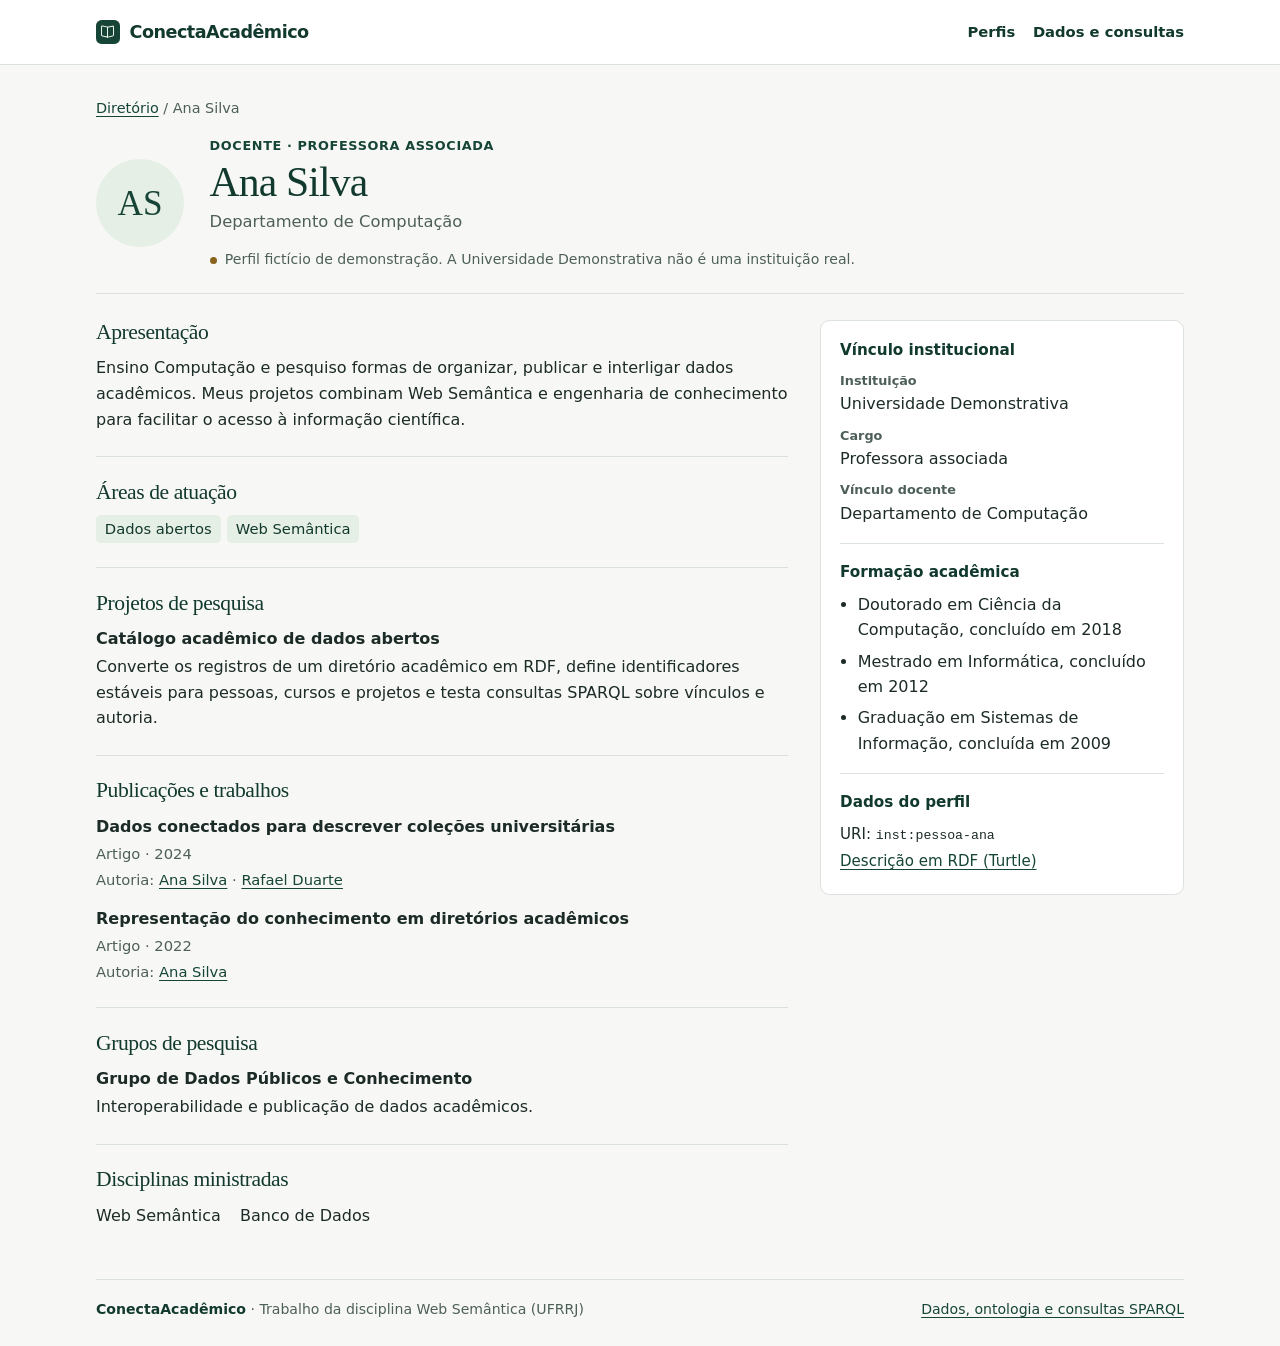
<file: docs/perfis/pessoa-ana.html>
<!doctype html>
<html lang="pt-BR">
<head>
  <meta charset="utf-8">
  <meta name="viewport" content="width=device-width, initial-scale=1">
  <meta name="description" content="Perfil acadêmico fictício de Ana Silva no ConectaAcadêmico.">
  <title>Ana Silva | ConectaAcadêmico</title>
  <link rel="stylesheet" href="../assets/estilos.css">
</head>
<body>
  <a class="skip-link" href="#conteudo">Pular para o conteúdo</a>
  <header class="site-header">
    <div class="header-inner shell">
      <a class="site-title" href="../index.html">
        <span class="brand-mark" aria-hidden="true"></span>ConectaAcadêmico
      </a>
      <nav aria-label="Navegação principal">
        <a class="nav-link" href="../index.html#perfis">Perfis</a>
        <a class="nav-link" href="../dados.html">Dados e consultas</a>
      </nav>
    </div>
  </header>
  <main class="shell profile-main" id="conteudo" tabindex="-1">
    <p class="breadcrumb"><a href="../index.html#perfis">Diretório</a> <span aria-hidden="true">/</span> Ana Silva</p>
    <section class="profile-heading" data-papel="docente" aria-labelledby="nome">
      <span class="avatar" aria-hidden="true">AS</span>
      <div class="profile-heading-content">
        <p class="role-label">Docente · Professora associada</p>
        <h1 id="nome">Ana Silva</h1>
<p class="profile-subtitle">Departamento de Computação</p>
        <p class="demo-note">Perfil fictício de demonstração. A Universidade Demonstrativa não é uma instituição real.</p>
      </div>
    </section>
    <div class="layout">
      <div class="profile-sections">
<section class="profile-section"><h2>Apresentação</h2><p>Ensino Computação e pesquiso formas de organizar, publicar e interligar dados acadêmicos. Meus projetos combinam Web Semântica e engenharia de conhecimento para facilitar o acesso à informação científica.</p></section>
<section class="profile-section"><h2>Áreas de atuação</h2><ul class="tag-list"><li>Dados abertos</li><li>Web Semântica</li></ul></section>
<section class="profile-section"><h2>Projetos de pesquisa</h2><ul class="detailed-list"><li><strong>Catálogo acadêmico de dados abertos</strong><p>Converte os registros de um diretório acadêmico em RDF, define identificadores estáveis para pessoas, cursos e projetos e testa consultas SPARQL sobre vínculos e autoria.</p></li></ul></section>
<section class="profile-section"><h2>Publicações e trabalhos</h2><ul class="detailed-list"><li><strong>Dados conectados para descrever coleções universitárias</strong><p class="publication-meta">Artigo · 2024</p><p class="publication-authors">Autoria: <a href="pessoa-ana.html">Ana Silva</a> · <a href="pessoa-rafael.html">Rafael Duarte</a></p></li><li><strong>Representação do conhecimento em diretórios acadêmicos</strong><p class="publication-meta">Artigo · 2022</p><p class="publication-authors">Autoria: <a href="pessoa-ana.html">Ana Silva</a></p></li></ul></section>
<section class="profile-section"><h2>Grupos de pesquisa</h2><ul class="detailed-list"><li><strong>Grupo de Dados Públicos e Conhecimento</strong><p>Interoperabilidade e publicação de dados acadêmicos.</p></li></ul></section>
<section class="profile-section"><h2>Disciplinas ministradas</h2><ul class="inline-list"><li>Web Semântica</li><li>Banco de Dados</li></ul></section>
      </div>
      <aside class="profile-sidebar" aria-label="Informações do perfil">
<section class="sidebar-block" aria-labelledby="vinculo-institucional"><h2 id="vinculo-institucional">Vínculo institucional</h2><dl class="contact-list"><div><dt>Instituição</dt><dd>Universidade Demonstrativa</dd></div><div><dt>Cargo</dt><dd>Professora associada</dd></div><div><dt>Vínculo docente</dt><dd>Departamento de Computação</dd></div></dl></section>
<section class="sidebar-block"><h2>Formação acadêmica</h2><ul class="clean-list"><li>Doutorado em Ciência da Computação, concluído em 2018</li><li>Mestrado em Informática, concluído em 2012</li><li>Graduação em Sistemas de Informação, concluída em 2009</li></ul></section>
<section class="sidebar-block"><h2>Dados do perfil</h2><p>URI: <code>inst:pessoa-ana</code></p><p><a href="../ontologia/instancias.ttl#pessoa-ana">Descrição em RDF (Turtle)</a></p></section>
      </aside>
    </div>
  </main>
  <footer class="site-footer shell">
    <span><strong>ConectaAcadêmico</strong> · Trabalho da disciplina Web Semântica (UFRRJ)</span>
    <a href="../dados.html">Dados, ontologia e consultas SPARQL</a>
  </footer>
</body>
</html>
</file>
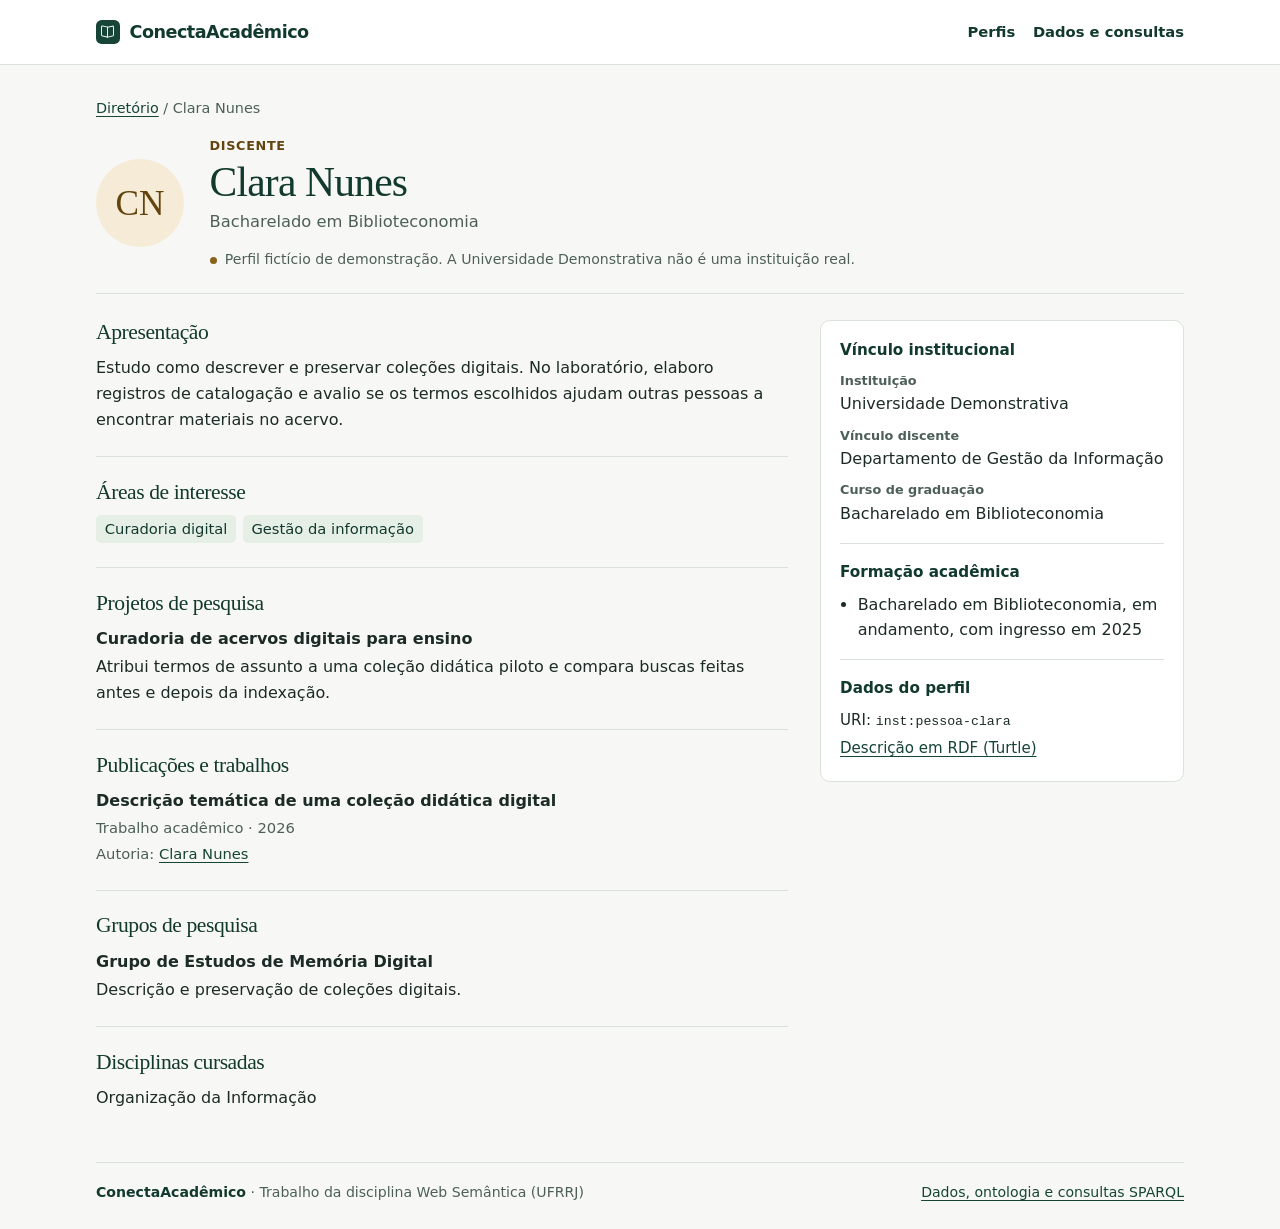
<file: docs/perfis/pessoa-clara.html>
<!doctype html>
<html lang="pt-BR">
<head>
  <meta charset="utf-8">
  <meta name="viewport" content="width=device-width, initial-scale=1">
  <meta name="description" content="Perfil acadêmico fictício de Clara Nunes no ConectaAcadêmico.">
  <title>Clara Nunes | ConectaAcadêmico</title>
  <link rel="stylesheet" href="../assets/estilos.css">
</head>
<body>
  <a class="skip-link" href="#conteudo">Pular para o conteúdo</a>
  <header class="site-header">
    <div class="header-inner shell">
      <a class="site-title" href="../index.html">
        <span class="brand-mark" aria-hidden="true"></span>ConectaAcadêmico
      </a>
      <nav aria-label="Navegação principal">
        <a class="nav-link" href="../index.html#perfis">Perfis</a>
        <a class="nav-link" href="../dados.html">Dados e consultas</a>
      </nav>
    </div>
  </header>
  <main class="shell profile-main" id="conteudo" tabindex="-1">
    <p class="breadcrumb"><a href="../index.html#perfis">Diretório</a> <span aria-hidden="true">/</span> Clara Nunes</p>
    <section class="profile-heading" data-papel="discente" aria-labelledby="nome">
      <span class="avatar" aria-hidden="true">CN</span>
      <div class="profile-heading-content">
        <p class="role-label">Discente</p>
        <h1 id="nome">Clara Nunes</h1>
<p class="profile-subtitle">Bacharelado em Biblioteconomia</p>
        <p class="demo-note">Perfil fictício de demonstração. A Universidade Demonstrativa não é uma instituição real.</p>
      </div>
    </section>
    <div class="layout">
      <div class="profile-sections">
<section class="profile-section"><h2>Apresentação</h2><p>Estudo como descrever e preservar coleções digitais. No laboratório, elaboro registros de catalogação e avalio se os termos escolhidos ajudam outras pessoas a encontrar materiais no acervo.</p></section>
<section class="profile-section"><h2>Áreas de interesse</h2><ul class="tag-list"><li>Curadoria digital</li><li>Gestão da informação</li></ul></section>
<section class="profile-section"><h2>Projetos de pesquisa</h2><ul class="detailed-list"><li><strong>Curadoria de acervos digitais para ensino</strong><p>Atribui termos de assunto a uma coleção didática piloto e compara buscas feitas antes e depois da indexação.</p></li></ul></section>
<section class="profile-section"><h2>Publicações e trabalhos</h2><ul class="detailed-list"><li><strong>Descrição temática de uma coleção didática digital</strong><p class="publication-meta">Trabalho acadêmico · 2026</p><p class="publication-authors">Autoria: <a href="pessoa-clara.html">Clara Nunes</a></p></li></ul></section>
<section class="profile-section"><h2>Grupos de pesquisa</h2><ul class="detailed-list"><li><strong>Grupo de Estudos de Memória Digital</strong><p>Descrição e preservação de coleções digitais.</p></li></ul></section>
<section class="profile-section"><h2>Disciplinas cursadas</h2><ul class="inline-list"><li>Organização da Informação</li></ul></section>
      </div>
      <aside class="profile-sidebar" aria-label="Informações do perfil">
<section class="sidebar-block" aria-labelledby="vinculo-institucional"><h2 id="vinculo-institucional">Vínculo institucional</h2><dl class="contact-list"><div><dt>Instituição</dt><dd>Universidade Demonstrativa</dd></div><div><dt>Vínculo discente</dt><dd>Departamento de Gestão da Informação</dd></div><div><dt>Curso de graduação</dt><dd>Bacharelado em Biblioteconomia</dd></div></dl></section>
<section class="sidebar-block"><h2>Formação acadêmica</h2><ul class="clean-list"><li>Bacharelado em Biblioteconomia, em andamento, com ingresso em 2025</li></ul></section>
<section class="sidebar-block"><h2>Dados do perfil</h2><p>URI: <code>inst:pessoa-clara</code></p><p><a href="../ontologia/instancias.ttl#pessoa-clara">Descrição em RDF (Turtle)</a></p></section>
      </aside>
    </div>
  </main>
  <footer class="site-footer shell">
    <span><strong>ConectaAcadêmico</strong> · Trabalho da disciplina Web Semântica (UFRRJ)</span>
    <a href="../dados.html">Dados, ontologia e consultas SPARQL</a>
  </footer>
</body>
</html>
</file>
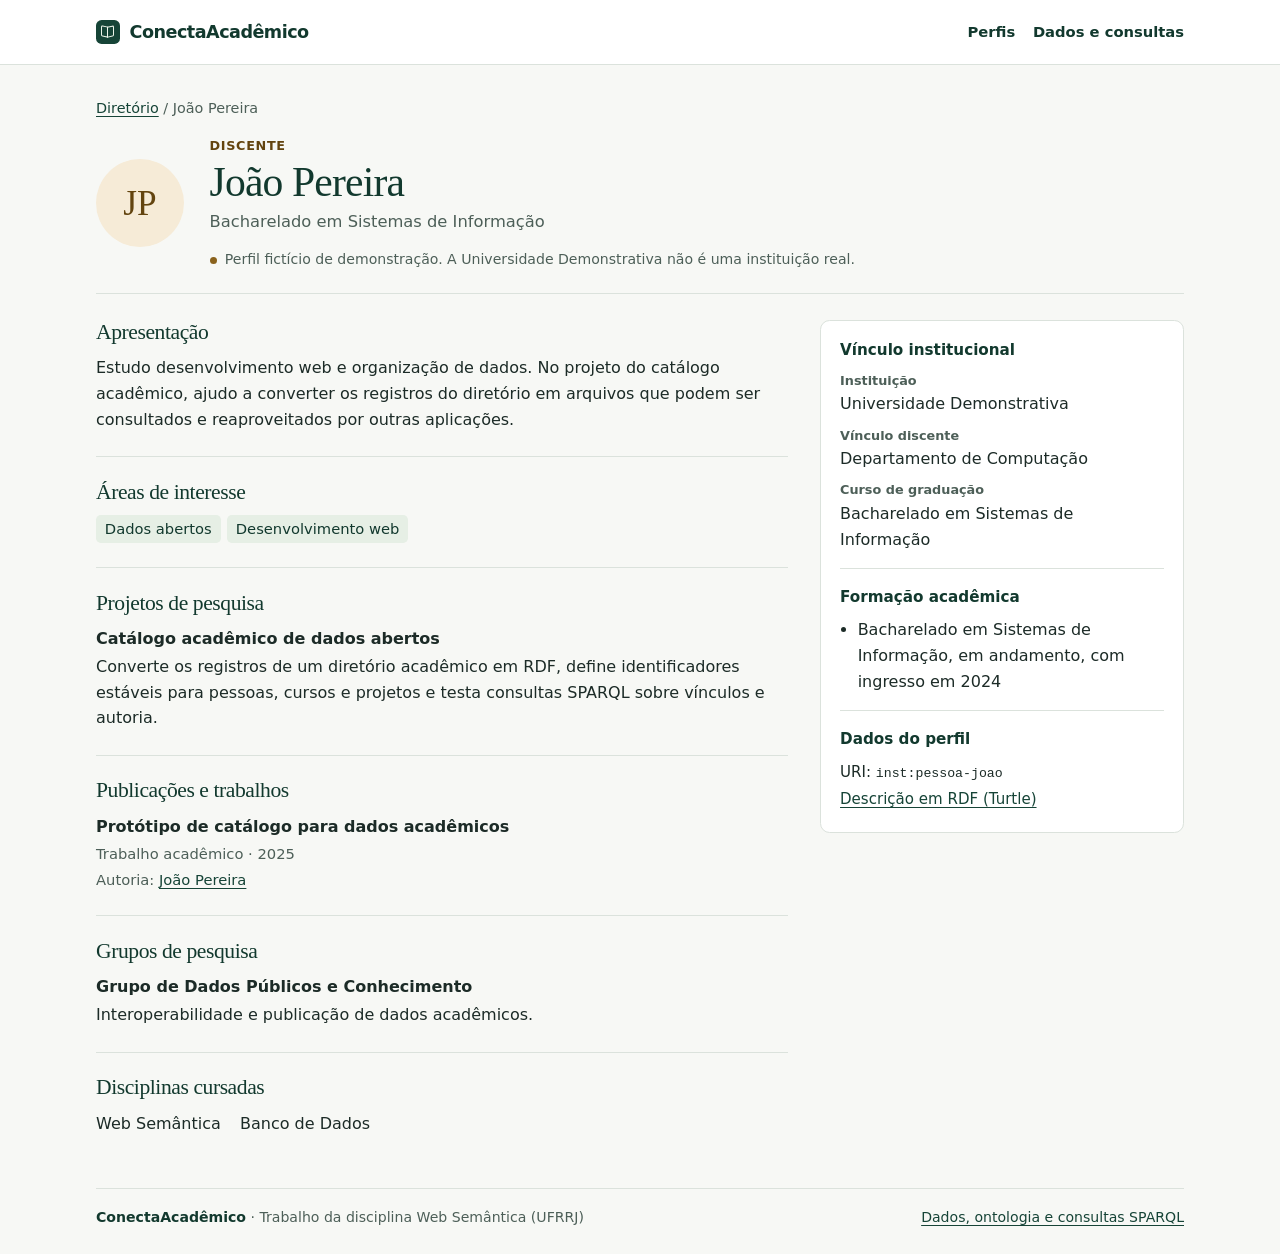
<file: docs/perfis/pessoa-joao.html>
<!doctype html>
<html lang="pt-BR">
<head>
  <meta charset="utf-8">
  <meta name="viewport" content="width=device-width, initial-scale=1">
  <meta name="description" content="Perfil acadêmico fictício de João Pereira no ConectaAcadêmico.">
  <title>João Pereira | ConectaAcadêmico</title>
  <link rel="stylesheet" href="../assets/estilos.css">
</head>
<body>
  <a class="skip-link" href="#conteudo">Pular para o conteúdo</a>
  <header class="site-header">
    <div class="header-inner shell">
      <a class="site-title" href="../index.html">
        <span class="brand-mark" aria-hidden="true"></span>ConectaAcadêmico
      </a>
      <nav aria-label="Navegação principal">
        <a class="nav-link" href="../index.html#perfis">Perfis</a>
        <a class="nav-link" href="../dados.html">Dados e consultas</a>
      </nav>
    </div>
  </header>
  <main class="shell profile-main" id="conteudo" tabindex="-1">
    <p class="breadcrumb"><a href="../index.html#perfis">Diretório</a> <span aria-hidden="true">/</span> João Pereira</p>
    <section class="profile-heading" data-papel="discente" aria-labelledby="nome">
      <span class="avatar" aria-hidden="true">JP</span>
      <div class="profile-heading-content">
        <p class="role-label">Discente</p>
        <h1 id="nome">João Pereira</h1>
<p class="profile-subtitle">Bacharelado em Sistemas de Informação</p>
        <p class="demo-note">Perfil fictício de demonstração. A Universidade Demonstrativa não é uma instituição real.</p>
      </div>
    </section>
    <div class="layout">
      <div class="profile-sections">
<section class="profile-section"><h2>Apresentação</h2><p>Estudo desenvolvimento web e organização de dados. No projeto do catálogo acadêmico, ajudo a converter os registros do diretório em arquivos que podem ser consultados e reaproveitados por outras aplicações.</p></section>
<section class="profile-section"><h2>Áreas de interesse</h2><ul class="tag-list"><li>Dados abertos</li><li>Desenvolvimento web</li></ul></section>
<section class="profile-section"><h2>Projetos de pesquisa</h2><ul class="detailed-list"><li><strong>Catálogo acadêmico de dados abertos</strong><p>Converte os registros de um diretório acadêmico em RDF, define identificadores estáveis para pessoas, cursos e projetos e testa consultas SPARQL sobre vínculos e autoria.</p></li></ul></section>
<section class="profile-section"><h2>Publicações e trabalhos</h2><ul class="detailed-list"><li><strong>Protótipo de catálogo para dados acadêmicos</strong><p class="publication-meta">Trabalho acadêmico · 2025</p><p class="publication-authors">Autoria: <a href="pessoa-joao.html">João Pereira</a></p></li></ul></section>
<section class="profile-section"><h2>Grupos de pesquisa</h2><ul class="detailed-list"><li><strong>Grupo de Dados Públicos e Conhecimento</strong><p>Interoperabilidade e publicação de dados acadêmicos.</p></li></ul></section>
<section class="profile-section"><h2>Disciplinas cursadas</h2><ul class="inline-list"><li>Web Semântica</li><li>Banco de Dados</li></ul></section>
      </div>
      <aside class="profile-sidebar" aria-label="Informações do perfil">
<section class="sidebar-block" aria-labelledby="vinculo-institucional"><h2 id="vinculo-institucional">Vínculo institucional</h2><dl class="contact-list"><div><dt>Instituição</dt><dd>Universidade Demonstrativa</dd></div><div><dt>Vínculo discente</dt><dd>Departamento de Computação</dd></div><div><dt>Curso de graduação</dt><dd>Bacharelado em Sistemas de Informação</dd></div></dl></section>
<section class="sidebar-block"><h2>Formação acadêmica</h2><ul class="clean-list"><li>Bacharelado em Sistemas de Informação, em andamento, com ingresso em 2024</li></ul></section>
<section class="sidebar-block"><h2>Dados do perfil</h2><p>URI: <code>inst:pessoa-joao</code></p><p><a href="../ontologia/instancias.ttl#pessoa-joao">Descrição em RDF (Turtle)</a></p></section>
      </aside>
    </div>
  </main>
  <footer class="site-footer shell">
    <span><strong>ConectaAcadêmico</strong> · Trabalho da disciplina Web Semântica (UFRRJ)</span>
    <a href="../dados.html">Dados, ontologia e consultas SPARQL</a>
  </footer>
</body>
</html>
</file>
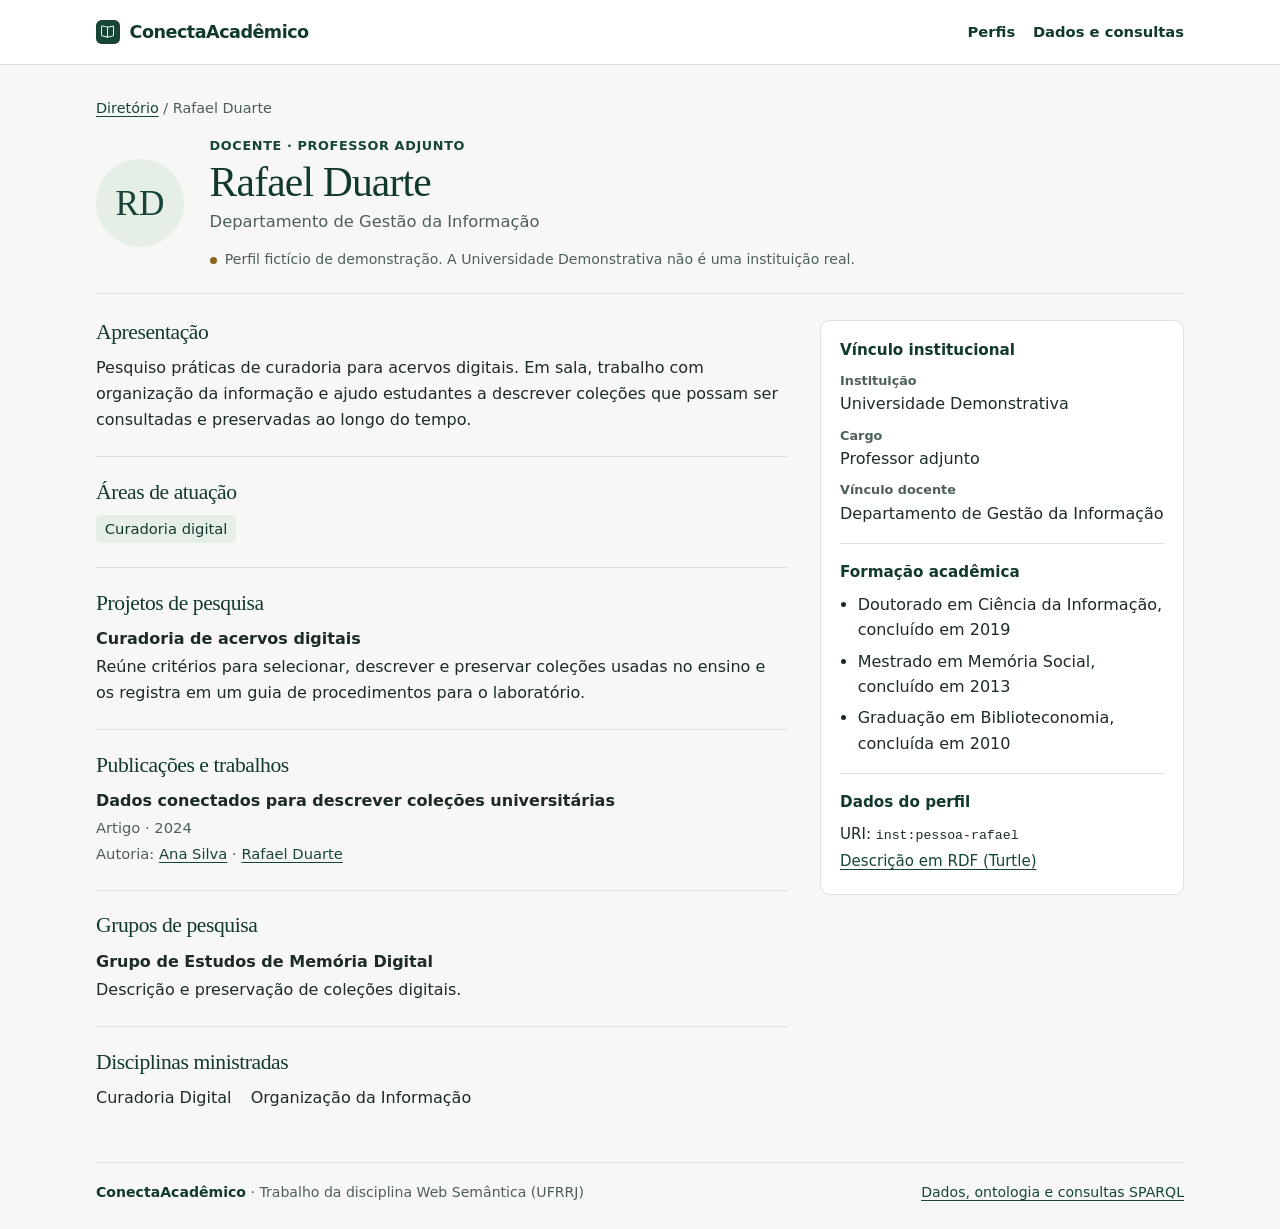
<file: docs/perfis/pessoa-rafael.html>
<!doctype html>
<html lang="pt-BR">
<head>
  <meta charset="utf-8">
  <meta name="viewport" content="width=device-width, initial-scale=1">
  <meta name="description" content="Perfil acadêmico fictício de Rafael Duarte no ConectaAcadêmico.">
  <title>Rafael Duarte | ConectaAcadêmico</title>
  <link rel="stylesheet" href="../assets/estilos.css">
</head>
<body>
  <a class="skip-link" href="#conteudo">Pular para o conteúdo</a>
  <header class="site-header">
    <div class="header-inner shell">
      <a class="site-title" href="../index.html">
        <span class="brand-mark" aria-hidden="true"></span>ConectaAcadêmico
      </a>
      <nav aria-label="Navegação principal">
        <a class="nav-link" href="../index.html#perfis">Perfis</a>
        <a class="nav-link" href="../dados.html">Dados e consultas</a>
      </nav>
    </div>
  </header>
  <main class="shell profile-main" id="conteudo" tabindex="-1">
    <p class="breadcrumb"><a href="../index.html#perfis">Diretório</a> <span aria-hidden="true">/</span> Rafael Duarte</p>
    <section class="profile-heading" data-papel="docente" aria-labelledby="nome">
      <span class="avatar" aria-hidden="true">RD</span>
      <div class="profile-heading-content">
        <p class="role-label">Docente · Professor adjunto</p>
        <h1 id="nome">Rafael Duarte</h1>
<p class="profile-subtitle">Departamento de Gestão da Informação</p>
        <p class="demo-note">Perfil fictício de demonstração. A Universidade Demonstrativa não é uma instituição real.</p>
      </div>
    </section>
    <div class="layout">
      <div class="profile-sections">
<section class="profile-section"><h2>Apresentação</h2><p>Pesquiso práticas de curadoria para acervos digitais. Em sala, trabalho com organização da informação e ajudo estudantes a descrever coleções que possam ser consultadas e preservadas ao longo do tempo.</p></section>
<section class="profile-section"><h2>Áreas de atuação</h2><ul class="tag-list"><li>Curadoria digital</li></ul></section>
<section class="profile-section"><h2>Projetos de pesquisa</h2><ul class="detailed-list"><li><strong>Curadoria de acervos digitais</strong><p>Reúne critérios para selecionar, descrever e preservar coleções usadas no ensino e os registra em um guia de procedimentos para o laboratório.</p></li></ul></section>
<section class="profile-section"><h2>Publicações e trabalhos</h2><ul class="detailed-list"><li><strong>Dados conectados para descrever coleções universitárias</strong><p class="publication-meta">Artigo · 2024</p><p class="publication-authors">Autoria: <a href="pessoa-ana.html">Ana Silva</a> · <a href="pessoa-rafael.html">Rafael Duarte</a></p></li></ul></section>
<section class="profile-section"><h2>Grupos de pesquisa</h2><ul class="detailed-list"><li><strong>Grupo de Estudos de Memória Digital</strong><p>Descrição e preservação de coleções digitais.</p></li></ul></section>
<section class="profile-section"><h2>Disciplinas ministradas</h2><ul class="inline-list"><li>Curadoria Digital</li><li>Organização da Informação</li></ul></section>
      </div>
      <aside class="profile-sidebar" aria-label="Informações do perfil">
<section class="sidebar-block" aria-labelledby="vinculo-institucional"><h2 id="vinculo-institucional">Vínculo institucional</h2><dl class="contact-list"><div><dt>Instituição</dt><dd>Universidade Demonstrativa</dd></div><div><dt>Cargo</dt><dd>Professor adjunto</dd></div><div><dt>Vínculo docente</dt><dd>Departamento de Gestão da Informação</dd></div></dl></section>
<section class="sidebar-block"><h2>Formação acadêmica</h2><ul class="clean-list"><li>Doutorado em Ciência da Informação, concluído em 2019</li><li>Mestrado em Memória Social, concluído em 2013</li><li>Graduação em Biblioteconomia, concluída em 2010</li></ul></section>
<section class="sidebar-block"><h2>Dados do perfil</h2><p>URI: <code>inst:pessoa-rafael</code></p><p><a href="../ontologia/instancias.ttl#pessoa-rafael">Descrição em RDF (Turtle)</a></p></section>
      </aside>
    </div>
  </main>
  <footer class="site-footer shell">
    <span><strong>ConectaAcadêmico</strong> · Trabalho da disciplina Web Semântica (UFRRJ)</span>
    <a href="../dados.html">Dados, ontologia e consultas SPARQL</a>
  </footer>
</body>
</html>
</file>
<file: docs/assets/estilos.css>
:root {
  color-scheme: light;
  --ink: #1c2b27;
  --muted: #4d5f58;
  --brand: #164437;
  --brand-dark: #12392e;
  --paper: #f7f8f5;
  --surface: #fff;
  --line: #dbe2dc;
  --line-strong: #b9c8bd;
  --leaf: #e6efe5;
  --warm: #f6ebd7;
  --warm-ink: #63440f;
  --focus: #925211;
  --serif: Georgia, "Times New Roman", serif;
}

* {
  box-sizing: border-box;
}

[hidden] {
  display: none !important;
}

body {
  margin: 0;
  background: var(--paper);
  color: var(--ink);
  font: 1rem/1.6 system-ui, -apple-system, "Segoe UI", sans-serif;
  overflow-wrap: break-word;
}

a {
  color: var(--brand);
  text-underline-offset: .2em;
}

a:focus-visible,
button:focus-visible,
input:focus-visible,
select:focus-visible,
summary:focus-visible,
.table-wrap:focus-visible,
main:focus-visible {
  outline: 3px solid var(--focus);
  outline-offset: 3px;
}

main:focus:not(:focus-visible) {
  outline: none;
}

code {
  font-family: ui-monospace, "Cascadia Mono", Consolas, monospace;
  font-size: .88em;
  overflow-wrap: anywhere;
}

.skip-link {
  position: absolute;
  z-index: 2;
  inset: .75rem auto auto 1rem;
  padding: .55rem .9rem;
  background: var(--surface);
  border-radius: .25rem;
  transform: translateY(-180%);
}

.skip-link:focus {
  transform: none;
}

.shell {
  width: min(100% - 2.5rem, 68rem);
  margin-inline: auto;
}

/* Cabeçalho e rodapé */

.site-header {
  background: var(--surface);
  border-bottom: 1px solid var(--line);
}

.header-inner {
  display: flex;
  min-height: 4rem;
  flex-wrap: wrap;
  align-items: center;
  justify-content: space-between;
  gap: .25rem 1.25rem;
  padding-block: .4rem;
}

.header-inner nav {
  display: flex;
  flex-wrap: wrap;
  gap: 0 1.1rem;
}

.site-title, .nav-link {
  display: inline-flex;
  min-height: 2.75rem;
  align-items: center;
  color: var(--brand-dark);
  font-weight: 700;
  text-decoration: none;
}

.site-title {
  gap: .6rem;
  font-size: 1.1rem;
  letter-spacing: -.03em;
}

.nav-link {
  font-size: .92rem;
  font-weight: 600;
}

.nav-link:hover, .nav-link[aria-current="page"] {
  text-decoration: underline;
  text-decoration-thickness: 2px;
}

.brand-mark {
  position: relative;
  width: 1.5rem;
  height: 1.5rem;
  flex: none;
  border-radius: .35rem;
  background: var(--brand);
  color: #edf4e9;
}

.brand-mark::before, .brand-mark::after {
  content: "";
  position: absolute;
  top: .4rem;
  width: .34rem;
  height: .57rem;
  border: 1px solid currentColor;
}

.brand-mark::before {
  left: .33rem;
  border-radius: .11rem 0 0 .09rem;
  transform: skewY(12deg);
}

.brand-mark::after {
  right: .33rem;
  border-radius: 0 .11rem .09rem 0;
  transform: skewY(-12deg);
}

.site-footer {
  display: flex;
  flex-wrap: wrap;
  justify-content: space-between;
  gap: .3rem 1.5rem;
  padding-block: 1.1rem 1.6rem;
  border-top: 1px solid var(--line);
  color: var(--muted);
  font-size: .88rem;
}

.site-footer strong {
  color: var(--brand-dark);
}

main {
  padding-block: 2rem 3.2rem;
}

h1, h2 {
  font-family: var(--serif);
  font-weight: 500;
  letter-spacing: -.02em;
}

h1 {
  margin: 0 0 .5rem;
  color: var(--brand-dark);
  font-size: clamp(1.9rem, 4.5vw, 2.6rem);
  line-height: 1.1;
}

/* Abertura curta das páginas */

.page-intro {
  max-width: 46rem;
  padding-bottom: 1.4rem;
  border-bottom: 1px solid var(--line);
}

.page-intro > p {
  margin: 0;
  font-size: 1.05rem;
}

.demo-note {
  display: flex;
  align-items: baseline;
  gap: .5rem;
  margin: .8rem 0 0 !important;
  color: var(--muted);
  font-size: .88rem !important;
}

.demo-note::before {
  content: "";
  width: .45rem;
  height: .45rem;
  flex: none;
  border-radius: 50%;
  background: #8a621c;
}

/* Catálogo */

.directory {
  margin-top: 1.6rem;
}

.directory-head {
  display: flex;
  flex-wrap: wrap;
  align-items: baseline;
  justify-content: space-between;
  gap: .25rem 1rem;
  margin-bottom: .8rem;
}

.directory-head h2 {
  margin: 0;
  font-size: 1.6rem;
}

.directory-count {
  margin: 0;
  color: var(--muted);
  font-size: .92rem;
}

.directory-filter {
  display: flex;
  flex-wrap: wrap;
  align-items: flex-end;
  gap: .75rem 1rem;
  margin-bottom: 1.1rem;
  padding: .9rem 1rem;
  border: 1px solid var(--line);
  border-radius: .5rem;
  background: var(--surface);
}

.field {
  display: grid;
  gap: .25rem;
  min-width: 0;
}

.field-search {
  flex: 1 1 16rem;
}

.field label {
  color: var(--muted);
  font-size: .86rem;
  font-weight: 600;
}

input, select, button {
  min-height: 2.6rem;
  font: inherit;
}

input, select {
  width: 100%;
  padding: .4rem .6rem;
  border: 1px solid var(--line-strong);
  border-radius: .35rem;
  background: var(--surface);
  color: var(--ink);
}

.button-secondary {
  padding: .4rem .9rem;
  border: 1px solid var(--line-strong);
  border-radius: .35rem;
  background: var(--surface);
  color: var(--brand-dark);
  font-weight: 600;
  cursor: pointer;
}

.button-secondary:hover {
  background: var(--leaf);
}

.profile-grid {
  display: grid;
  grid-template-columns: repeat(2, minmax(0, 1fr));
  gap: .9rem;
  margin: 0;
  padding: 0;
  list-style: none;
}

.profile-card {
  position: relative;
  display: grid;
  grid-template-columns: auto minmax(0, 1fr);
  gap: 1rem;
  min-width: 0;
  padding: 1.1rem 1.2rem;
  border: 1px solid var(--line);
  border-radius: .6rem;
  background: var(--surface);
}

.profile-card:hover, .profile-card:focus-within {
  border-color: #719587;
}

.profile-card .role-label {
  margin: 0 0 .1rem;
}

.profile-card h3 {
  margin: 0;
  font-family: var(--serif);
  font-size: 1.3rem;
  font-weight: 600;
  line-height: 1.2;
}

.profile-card h3 a {
  color: var(--ink);
  text-decoration: none;
}

.profile-card h3 a:hover {
  text-decoration: underline;
}

.profile-card h3 a::after {
  content: "";
  position: absolute;
  inset: 0;
  border-radius: .6rem;
}

.profile-card-detail {
  margin: .25rem 0 0;
  color: var(--muted);
  font-size: .92rem;
}

.area-list {
  display: flex;
  flex-wrap: wrap;
  gap: .2rem .9rem;
  margin: .5rem 0 0;
  padding: 0;
  color: var(--brand-dark);
  font-size: .86rem;
  list-style: none;
}

.area-list li::before {
  content: "#";
  margin-right: .1rem;
  color: #7a9a8c;
}

.empty-state {
  padding: 1.2rem;
  border: 1px dashed var(--line-strong);
  border-radius: .5rem;
  background: var(--surface);
  text-align: center;
}

.empty-state p {
  margin: 0 0 .6rem;
}

.avatar {
  display: inline-grid;
  width: 3rem;
  aspect-ratio: 1;
  flex: none;
  place-items: center;
  border-radius: 50%;
  background: var(--leaf);
  color: var(--brand);
  font-family: var(--serif);
  font-size: 1.2rem;
  line-height: 1;
}

[data-papel="discente"] .avatar {
  background: var(--warm);
  color: var(--warm-ink);
}

.role-label {
  margin: 0;
  color: var(--brand);
  font-size: .8rem;
  font-weight: 700;
  letter-spacing: .05em;
  text-transform: uppercase;
}

[data-papel="discente"] .role-label {
  color: var(--warm-ink);
}

/* Perfil */

.breadcrumb {
  margin: 0 0 1rem;
  color: var(--muted);
  font-size: .9rem;
}

.profile-heading {
  display: grid;
  grid-template-columns: auto minmax(0, 1fr);
  align-items: center;
  gap: clamp(1rem, 3vw, 1.6rem);
  margin-bottom: 1.6rem;
  padding-bottom: 1.4rem;
  border-bottom: 1px solid var(--line);
}

.profile-heading .avatar {
  width: clamp(4rem, 10vw, 5.5rem);
  font-size: clamp(1.6rem, 4vw, 2.2rem);
}

.profile-heading h1 {
  margin: .2rem 0 .25rem;
}

.profile-subtitle {
  margin: 0;
  color: var(--muted);
  font-size: 1.02rem;
}

.layout {
  display: grid;
  grid-template-columns: minmax(0, 1.9fr) minmax(15rem, 1fr);
  align-items: start;
  gap: 2rem;
}

.profile-sections {
  min-width: 0;
}

.profile-section + .profile-section {
  margin-top: 1.5rem;
  padding-top: 1.4rem;
  border-top: 1px solid var(--line);
}

.profile-section h2, .data-section h2 {
  margin: 0 0 .6rem;
  color: var(--brand-dark);
  font-size: 1.35rem;
  line-height: 1.2;
}

.profile-section p {
  margin: .3rem 0;
}

.profile-sidebar {
  display: grid;
  min-width: 0;
  gap: 0;
  padding: 1.1rem 1.2rem;
  border: 1px solid var(--line);
  border-radius: .6rem;
  background: var(--surface);
}

.sidebar-block + .sidebar-block {
  margin-top: 1rem;
  padding-top: 1rem;
  border-top: 1px solid var(--line);
}

.sidebar-block h2 {
  margin: 0 0 .5rem;
  color: var(--brand-dark);
  font-family: inherit;
  font-size: .95rem;
  font-weight: 700;
  letter-spacing: 0;
}

.sidebar-block p {
  margin: .2rem 0;
  font-size: .94rem;
}

.clean-list {
  margin: 0;
  padding-inline-start: 1.1rem;
}

.clean-list li + li {
  margin-top: .35rem;
}

.detailed-list {
  margin: 0;
  padding: 0;
  list-style: none;
}

.detailed-list li + li {
  margin-top: .9rem;
}

.detailed-list p {
  margin: .15rem 0 0;
}

.publication-meta, .publication-authors {
  color: var(--muted);
  font-size: .92rem;
}

.inline-list {
  display: flex;
  flex-wrap: wrap;
  gap: .2rem 1.2rem;
  margin: 0;
  padding: 0;
  list-style: none;
}

.tag-list {
  display: flex;
  flex-wrap: wrap;
  gap: .4rem;
  margin: 0;
  padding: 0;
  list-style: none;
}

.tag-list li {
  padding: .15rem .55rem;
  border-radius: .3rem;
  background: var(--leaf);
  color: var(--brand-dark);
  font-size: .92rem;
}

.contact-list {
  display: grid;
  gap: .55rem;
  margin: 0;
}

.contact-list dt {
  color: var(--muted);
  font-size: .8rem;
  font-weight: 650;
}

.contact-list dd {
  margin: 0;
}

/* Dados e consultas */

.page-toc {
  display: flex;
  flex-wrap: wrap;
  gap: .2rem 1.2rem;
  margin-top: 1rem;
  font-size: .92rem;
}

.data-section {
  max-width: 60rem;
  margin-top: 2rem;
}

.data-section > p {
  max-width: 46rem;
}

.query {
  margin-top: 1.4rem;
  padding-top: 1.2rem;
  border-top: 1px solid var(--line);
}

.query h3 {
  margin: 0 0 .5rem;
  font-size: 1.05rem;
  line-height: 1.35;
}

.query-note, .query-files, .query-empty {
  color: var(--muted);
  font-size: .9rem;
}

details {
  margin: .6rem 0;
}

summary {
  color: var(--brand);
  font-weight: 600;
  cursor: pointer;
}

pre {
  overflow-x: auto;
  margin: .5rem 0;
  padding: .8rem 1rem;
  border: 1px solid var(--line);
  border-radius: .4rem;
  background: #f1f4f0;
  font-size: .86rem;
  line-height: 1.5;
}

pre code {
  overflow-wrap: normal;
  white-space: pre;
}

.table-wrap {
  overflow-x: auto;
  margin: .6rem 0;
  border: 1px solid var(--line);
  border-radius: .4rem;
  background: var(--surface);
}

table {
  width: 100%;
  border-collapse: collapse;
  font-size: .9rem;
}

caption {
  padding: .5rem .75rem;
  color: var(--muted);
  font-size: .86rem;
  text-align: left;
}

th, td {
  padding: .45rem .75rem;
  border-top: 1px solid var(--line);
  text-align: left;
  vertical-align: top;
}

th {
  background: #f1f4f0;
  font-weight: 650;
  white-space: nowrap;
}

td code {
  overflow-wrap: normal;
  white-space: nowrap;
}

td.unbound {
  color: var(--muted);
  font-style: italic;
}

@media (max-width: 48rem) {
  .shell {
    width: calc(100% - 2rem);
  }

  main {
    padding-block: 1.2rem 2.4rem;
  }

  .profile-grid, .layout {
    grid-template-columns: minmax(0, 1fr);
  }

  .layout {
    gap: 1.6rem;
  }
}

@media (max-width: 25rem) {
  .profile-card {
    grid-template-columns: minmax(0, 1fr);
    gap: .6rem;
  }

  .profile-heading {
    grid-template-columns: minmax(0, 1fr);
  }

  .profile-heading .avatar {
    width: 3.4rem;
    font-size: 1.4rem;
  }
}
</file>
